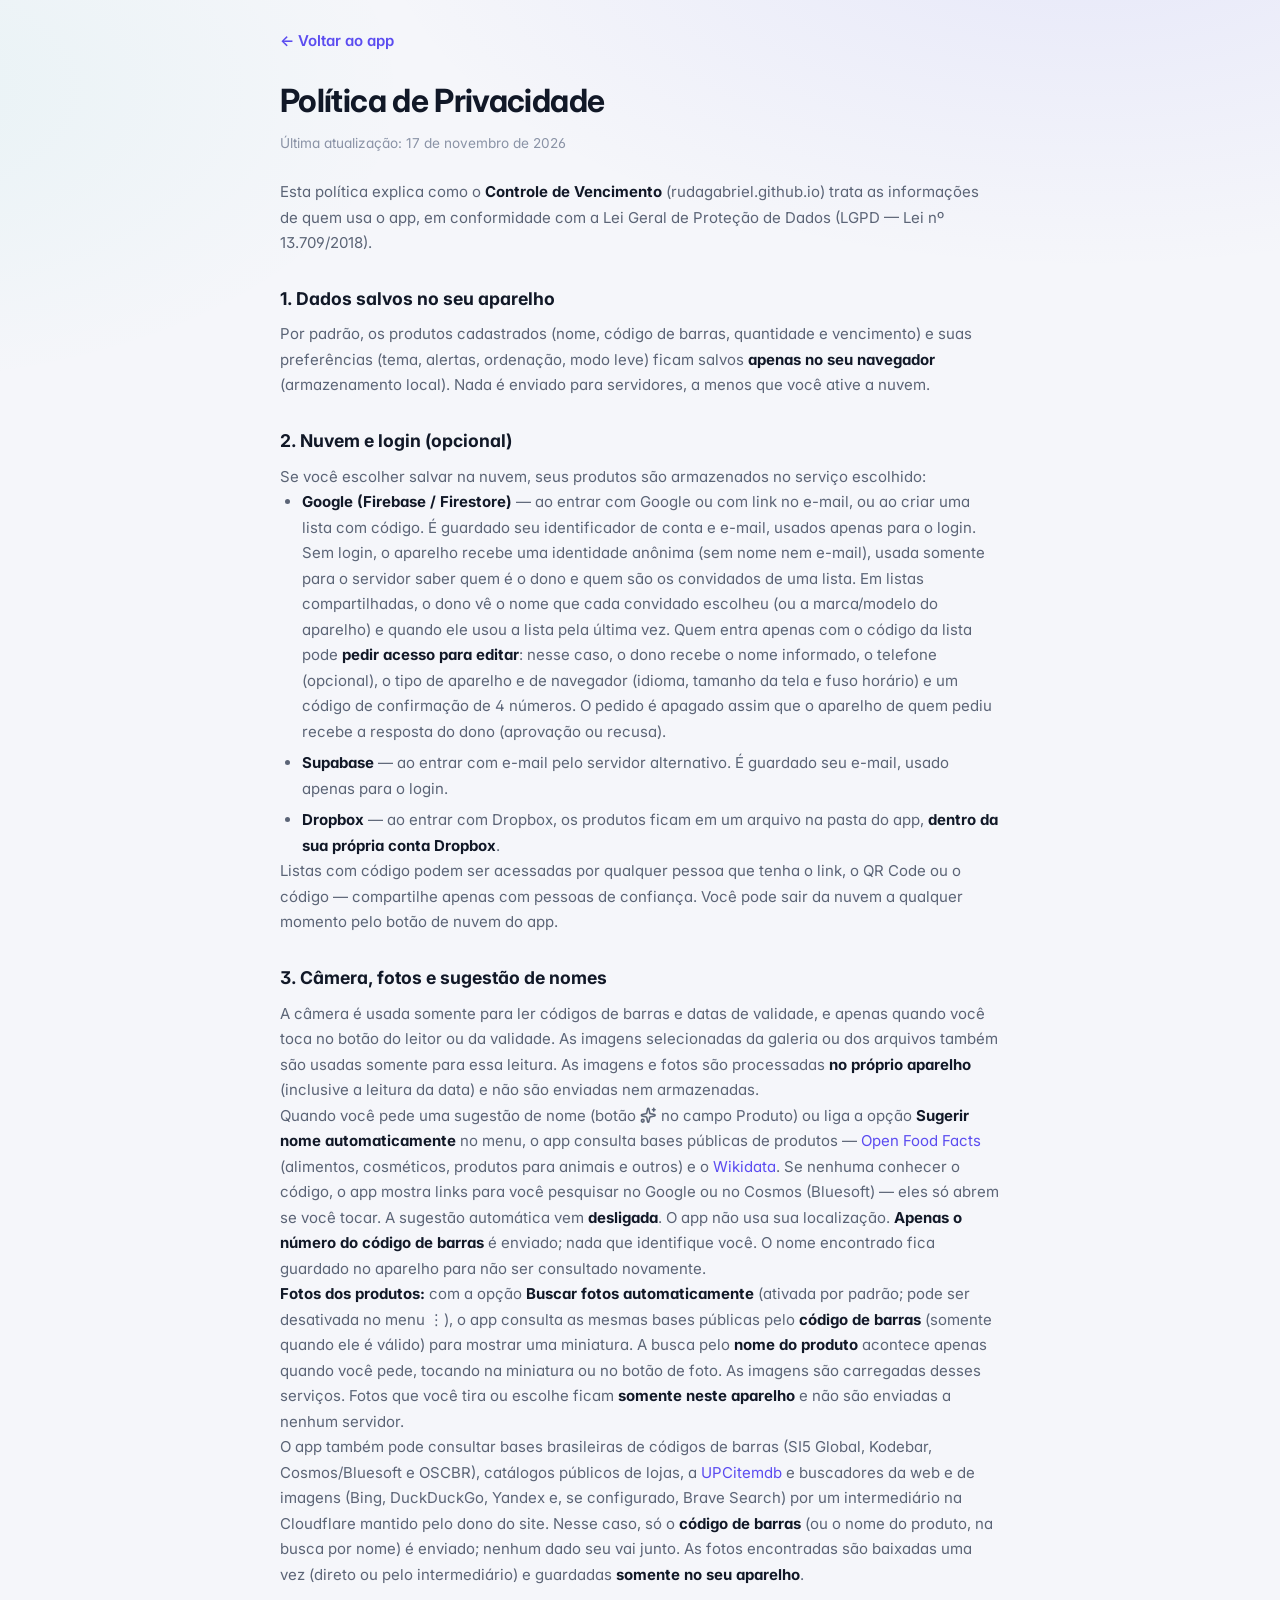
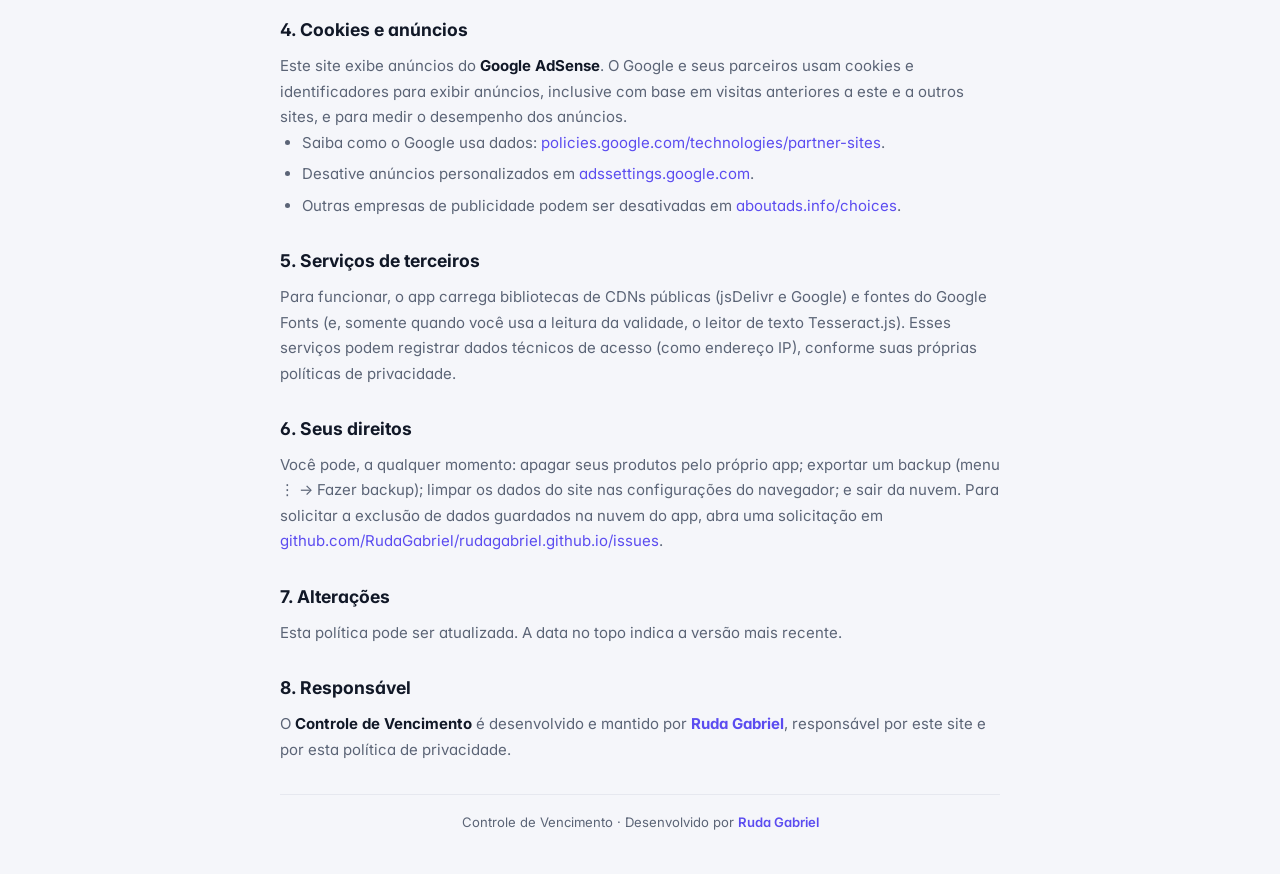
<file: privacidade.html>
<!DOCTYPE html>
<html lang="pt-BR" data-tema="escuro">

<head>
	<meta charset="UTF-8">
	<meta name="viewport" content="width=device-width, initial-scale=1.0, viewport-fit=cover">
	<title>Política de Privacidade — Controle de Vencimento</title>
	<meta name="description" content="Como o Controle de Vencimento trata seus dados, cookies e anúncios.">
	<meta name="author" content="Ruda Gabriel">
	<link rel="icon" href="icones/icone.svg" type="image/svg+xml">
	<link rel="icon" href="icones/favicon-32.png" type="image/png" sizes="32x32">
	<link rel="apple-touch-icon" href="icones/apple-touch-icon.png">
	<script>
		(function () {
			var escuro = true;
			try {
				var salvo = localStorage.getItem("cv2:tema");
				escuro = salvo ? salvo === "escuro" : window.matchMedia("(prefers-color-scheme: dark)").matches;
			} catch (e) { /* mantém escuro */ }
			document.documentElement.setAttribute("data-tema", escuro ? "escuro" : "claro");
		})();
	</script>
	<link rel="preconnect" href="https://fonts.googleapis.com">
	<link rel="preconnect" href="https://fonts.gstatic.com" crossorigin>
	<link href="https://fonts.googleapis.com/css2?family=Inter:wght@400;500;600;700&display=swap" rel="stylesheet">
	<link rel="stylesheet" href="style.css">
	<style>
		.documento {
			width: 100%;
			max-width: 760px;
			margin: 0 auto;
			padding: 28px 20px 40px;
			line-height: 1.7;
		}

		.documento h1 {
			font-size: clamp(1.5rem, 4vw, 2rem);
			letter-spacing: -.02em;
			margin-bottom: 4px;
		}

		.documento .data {
			color: var(--texto-fraco);
			font-size: .85rem;
			margin-bottom: 24px;
		}

		.documento h2 {
			font-size: 1.1rem;
			margin: 28px 0 8px;
		}

		.documento p,
		.documento li {
			color: var(--texto-suave);
		}

		.documento ul {
			padding-left: 22px;
			display: flex;
			flex-direction: column;
			gap: 6px;
		}

		.documento strong {
			color: var(--texto);
		}

		.voltar {
			display: inline-flex;
			align-items: center;
			gap: 8px;
			margin-bottom: 20px;
			font-weight: 600;
		}
	</style>
	<!-- Google AdSense (mesmo editor do index.html e do ads.txt) -->
	<script async src="https://pagead2.googlesyndication.com/pagead/js/adsbygoogle.js?client=ca-pub-2042570332495044" crossorigin="anonymous"></script>
	<meta name="google-adsense-account" content="ca-pub-2042570332495044">
</head>

<body>
	<main class="documento">
		<a class="voltar" href="./">← Voltar ao app</a>
		<h1>Política de Privacidade</h1>
		<p class="data">Última atualização: 17 de novembro de 2026</p>

		<p>Esta política explica como o <strong>Controle de Vencimento</strong> (rudagabriel.github.io) trata as informações de quem usa o app, em conformidade com a Lei Geral de Proteção de Dados (LGPD — Lei nº 13.709/2018).</p>

		<h2>1. Dados salvos no seu aparelho</h2>
		<p>Por padrão, os produtos cadastrados (nome, código de barras, quantidade e vencimento) e suas preferências (tema, alertas, ordenação, modo leve) ficam salvos <strong>apenas no seu navegador</strong> (armazenamento local). Nada é enviado para servidores, a menos que você ative a nuvem.</p>

		<h2>2. Nuvem e login (opcional)</h2>
		<p>Se você escolher salvar na nuvem, seus produtos são armazenados no serviço escolhido:</p>
		<ul>
			<li><strong>Google (Firebase / Firestore)</strong> — ao entrar com Google ou com link no e-mail, ou ao criar uma lista com código. É guardado seu identificador de conta e e-mail, usados apenas para o login. Sem login, o aparelho recebe uma identidade anônima (sem nome nem e-mail), usada somente para o servidor saber quem é o dono e quem são os convidados de uma lista. Em listas compartilhadas, o dono vê o nome que cada convidado escolheu (ou a marca/modelo do aparelho) e quando ele usou a lista pela última vez. Quem entra apenas com o código da lista pode <strong>pedir acesso para editar</strong>: nesse caso, o dono recebe o nome informado, o telefone (opcional), o tipo de aparelho e de navegador (idioma, tamanho da tela e fuso horário) e um código de confirmação de 4 números. O pedido é apagado assim que o aparelho de quem pediu recebe a resposta do dono (aprovação ou recusa).</li>
			<li><strong>Supabase</strong> — ao entrar com e-mail pelo servidor alternativo. É guardado seu e-mail, usado apenas para o login.</li>
			<li><strong>Dropbox</strong> — ao entrar com Dropbox, os produtos ficam em um arquivo na pasta do app, <strong>dentro da sua própria conta Dropbox</strong>.</li>
		</ul>
		<p>Listas com código podem ser acessadas por qualquer pessoa que tenha o link, o QR Code ou o código — compartilhe apenas com pessoas de confiança. Você pode sair da nuvem a qualquer momento pelo botão de nuvem do app.</p>

		<h2>3. Câmera, fotos e sugestão de nomes</h2>
		<p>A câmera é usada somente para ler códigos de barras e datas de validade, e apenas quando você toca no botão do leitor ou da validade. As imagens selecionadas da galeria ou dos arquivos também são usadas somente para essa leitura. As imagens e fotos são processadas <strong>no próprio aparelho</strong> (inclusive a leitura da data) e não são enviadas nem armazenadas.</p>
		<p>Quando você pede uma sugestão de nome (botão <span class="ico-texto" role="img" aria-label="estrelas"><svg xmlns="http://www.w3.org/2000/svg" width="24" height="24" viewBox="0 0 24 24" fill="none" stroke="currentColor" stroke-width="2" stroke-linecap="round" stroke-linejoin="round" aria-hidden="true"><path d="M11.017 2.814a1 1 0 0 1 1.966 0l1.051 5.558a2 2 0 0 0 1.594 1.594l5.558 1.051a1 1 0 0 1 0 1.966l-5.558 1.051a2 2 0 0 0-1.594 1.594l-1.051 5.558a1 1 0 0 1-1.966 0l-1.051-5.558a2 2 0 0 0-1.594-1.594l-5.558-1.051a1 1 0 0 1 0-1.966l5.558-1.051a2 2 0 0 0 1.594-1.594z"/><path d="M20 2v4"/><path d="M22 4h-4"/><circle cx="4" cy="20" r="2"/></svg></span> no campo Produto) ou liga a opção <strong>Sugerir nome automaticamente</strong> no menu, o app consulta bases públicas de produtos — <a href="https://world.openfoodfacts.org/" target="_blank" rel="noopener noreferrer">Open Food Facts</a> (alimentos, cosméticos, produtos para animais e outros) e o <a href="https://www.wikidata.org/" target="_blank" rel="noopener noreferrer">Wikidata</a>. Se nenhuma conhecer o código, o app mostra links para você pesquisar no Google ou no Cosmos (Bluesoft) — eles só abrem se você tocar. A sugestão automática vem <strong>desligada</strong>. O app não usa sua localização. <strong>Apenas o número do código de barras</strong> é enviado; nada que identifique você. O nome encontrado fica guardado no aparelho para não ser consultado novamente.</p>
		<p><strong>Fotos dos produtos:</strong> com a opção <strong>Buscar fotos automaticamente</strong> (ativada por padrão; pode ser desativada no menu ⋮), o app consulta as mesmas bases públicas pelo <strong>código de barras</strong> (somente quando ele é válido) para mostrar uma miniatura. A busca pelo <strong>nome do produto</strong> acontece apenas quando você pede, tocando na miniatura ou no botão de foto. As imagens são carregadas desses serviços. Fotos que você tira ou escolhe ficam <strong>somente neste aparelho</strong> e não são enviadas a nenhum servidor.</p>
		<p>O app também pode consultar bases brasileiras de códigos de barras (SI5 Global, Kodebar, Cosmos/Bluesoft e OSCBR), catálogos públicos de lojas, a <a href="https://www.upcitemdb.com/" target="_blank" rel="noopener noreferrer">UPCitemdb</a> e buscadores da web e de imagens (Bing, DuckDuckGo, Yandex e, se configurado, Brave Search) por um intermediário na Cloudflare mantido pelo dono do site. Nesse caso, só o <strong>código de barras</strong> (ou o nome do produto, na busca por nome) é enviado; nenhum dado seu vai junto. As fotos encontradas são baixadas uma vez (direto ou pelo intermediário) e guardadas <strong>somente no seu aparelho</strong>.</p>

		<h2>4. Cookies e anúncios</h2>
		<p>Este site exibe anúncios do <strong>Google AdSense</strong>. O Google e seus parceiros usam cookies e identificadores para exibir anúncios, inclusive com base em visitas anteriores a este e a outros sites, e para medir o desempenho dos anúncios.</p>
		<ul>
			<li>Saiba como o Google usa dados: <a href="https://policies.google.com/technologies/partner-sites" target="_blank" rel="noopener noreferrer">policies.google.com/technologies/partner-sites</a>.</li>
			<li>Desative anúncios personalizados em <a href="https://adssettings.google.com" target="_blank" rel="noopener noreferrer">adssettings.google.com</a>.</li>
			<li>Outras empresas de publicidade podem ser desativadas em <a href="https://www.aboutads.info/choices" target="_blank" rel="noopener noreferrer">aboutads.info/choices</a>.</li>
		</ul>

		<h2>5. Serviços de terceiros</h2>
		<p>Para funcionar, o app carrega bibliotecas de CDNs públicas (jsDelivr e Google) e fontes do Google Fonts (e, somente quando você usa a leitura da validade, o leitor de texto Tesseract.js). Esses serviços podem registrar dados técnicos de acesso (como endereço IP), conforme suas próprias políticas de privacidade.</p>

		<h2>6. Seus direitos</h2>
		<p>Você pode, a qualquer momento: apagar seus produtos pelo próprio app; exportar um backup (menu ⋮ → Fazer backup); limpar os dados do site nas configurações do navegador; e sair da nuvem. Para solicitar a exclusão de dados guardados na nuvem do app, abra uma solicitação em <a href="https://github.com/RudaGabriel/rudagabriel.github.io/issues" target="_blank" rel="noopener noreferrer">github.com/RudaGabriel/rudagabriel.github.io/issues</a>.</p>

		<h2>7. Alterações</h2>
		<p>Esta política pode ser atualizada. A data no topo indica a versão mais recente.</p>

		<h2>8. Responsável</h2>
		<p>O <strong>Controle de Vencimento</strong> é desenvolvido e mantido por <strong><a href="https://github.com/RudaGabriel" target="_blank" rel="noopener noreferrer author">Ruda Gabriel</a></strong>, responsável por este site e por esta política de privacidade.</p>

		<p class="rodape-autor-pagina">Controle de Vencimento · Desenvolvido por <a href="https://github.com/RudaGabriel" target="_blank" rel="noopener noreferrer author">Ruda Gabriel</a></p>
	</main>
</body>

</html>
</file>
<file: style.css>
/* =========================================================
   Controle de Vencimento — Design System
   ========================================================= */

:root {
	--fonte: "Inter", system-ui, -apple-system, "Segoe UI", Roboto, Arial, sans-serif;
	--fonte-mono: "JetBrains Mono", ui-monospace, SFMono-Regular, Menlo, Consolas, monospace;

	--raio-sm: 8px;
	--raio: 12px;
	--raio-lg: 18px;
	--altura-topo: 64px;
	--transicao: 240ms cubic-bezier(.4, 0, .2, 1);
	/* Largura do conteúdo: acompanha a tela (só limita em monitores muito largos) */
	--largura-pagina: 2200px;
	--margem-pagina: clamp(16px, 2.6vw, 48px);

	/* Tema escuro (padrão) */
	--fundo: #0b0d12;
	--fundo-brilho: radial-gradient(1200px 600px at 85% -10%, rgba(99, 102, 241, .16), transparent 60%),
		radial-gradient(900px 500px at -10% 10%, rgba(20, 184, 166, .08), transparent 60%);
	--superficie: #12151c;
	--superficie-2: #181c25;
	--superficie-3: #1f2430;
	--borda: rgba(255, 255, 255, .07);
	--borda-forte: rgba(255, 255, 255, .13);
	--texto: #e9ebf1;
	--texto-suave: #9aa3b5;
	--texto-fraco: #6b7487;

	--primaria: #7c6cff;
	--primaria-2: #5b8cff;
	--primaria-texto: #ffffff;
	--primaria-suave: rgba(124, 108, 255, .14);
	--foco: rgba(124, 108, 255, .45);

	--perigo: #f26d6d;
	--perigo-fundo: rgba(242, 109, 109, .12);
	--alerta: #f5b544;
	--alerta-fundo: rgba(245, 181, 68, .13);
	--ok: #34d399;
	--ok-fundo: rgba(52, 211, 153, .12);
	--info: #60a5fa;
	--info-fundo: rgba(96, 165, 250, .12);

	--sombra: 0 1px 0 rgba(255, 255, 255, .03) inset, 0 10px 30px -12px rgba(0, 0, 0, .55);
	--sombra-flutuante: 0 24px 60px -20px rgba(0, 0, 0, .75), 0 0 0 1px var(--borda-forte);

	color-scheme: dark;
}

:root[data-tema="claro"] {
	--fundo: #f5f6fa;
	--fundo-brilho: radial-gradient(1200px 600px at 85% -10%, rgba(99, 102, 241, .10), transparent 60%),
		radial-gradient(900px 500px at -10% 10%, rgba(20, 184, 166, .06), transparent 60%);
	--superficie: #ffffff;
	--superficie-2: #f7f8fb;
	--superficie-3: #eef0f5;
	--borda: #e6e8ef;
	--borda-forte: #d6d9e3;
	--texto: #111827;
	--texto-suave: #5b6476;
	--texto-fraco: #8a93a6;

	--primaria: #5b4cf0;
	--primaria-2: #3b6ef5;
	--primaria-suave: rgba(91, 76, 240, .09);
	--foco: rgba(91, 76, 240, .3);

	--perigo: #dc3c3c;
	--perigo-fundo: rgba(220, 60, 60, .09);
	--alerta: #c27a06;
	--alerta-fundo: rgba(234, 160, 20, .13);
	--ok: #0f9a6c;
	--ok-fundo: rgba(16, 163, 113, .1);
	--info: #2f6fd8;
	--info-fundo: rgba(47, 111, 216, .09);

	--sombra: 0 1px 2px rgba(16, 24, 40, .04), 0 8px 24px -12px rgba(16, 24, 40, .12);
	--sombra-flutuante: 0 24px 60px -20px rgba(16, 24, 40, .3), 0 0 0 1px var(--borda);

	color-scheme: light;
}

/* ---------- Base ---------- */
*,
*::before,
*::after {
	box-sizing: border-box;
	margin: 0;
	padding: 0;
}

html {
	-webkit-text-size-adjust: 100%;
	scroll-padding-top: calc(var(--altura-topo) + 16px);
}

body {
	font-family: var(--fonte);
	font-size: 15px;
	line-height: 1.5;
	color: var(--texto);
	background: var(--fundo-brilho), var(--fundo);
	background-attachment: fixed;
	min-height: 100dvh;
	display: flex;
	flex-direction: column;
	-webkit-font-smoothing: antialiased;
	-moz-osx-font-smoothing: grayscale;
	font-feature-settings: "cv11", "ss01";
}

img,
svg {
	display: block;
}

button,
input,
select,
textarea {
	font: inherit;
	color: inherit;
}

a {
	color: var(--primaria);
	text-decoration: none;
}

a:hover {
	text-decoration: underline;
}

code {
	font-family: var(--fonte-mono);
	font-size: .85em;
	background: var(--superficie-3);
	padding: 1px 5px;
	border-radius: 5px;
}

[hidden] {
	display: none !important;
}

.sr-only {
	position: absolute !important;
	width: 1px;
	height: 1px;
	padding: 0;
	margin: -1px;
	overflow: hidden;
	clip: rect(0, 0, 0, 0);
	white-space: nowrap;
	border: 0;
}

.pular {
	position: absolute;
	left: 12px;
	top: -60px;
	z-index: 100;
	background: var(--primaria);
	color: #fff;
	padding: 8px 14px;
	border-radius: var(--raio-sm);
}

.pular:focus {
	top: 12px;
}

:focus-visible {
	outline: 2px solid var(--primaria);
	outline-offset: 2px;
}

* {
	scrollbar-width: thin;
	scrollbar-color: var(--borda-forte) transparent;
}

svg.lucide,
.ico {
	width: 18px;
	height: 18px;
	flex: none;
	stroke-width: 2;
}

/* ---------- Barra superior ---------- */
.topo {
	position: sticky;
	top: 0;
	z-index: 20;
	background: color-mix(in srgb, var(--fundo) 78%, transparent);
	backdrop-filter: saturate(160%) blur(14px);
	-webkit-backdrop-filter: saturate(160%) blur(14px);
	border-bottom: 1px solid var(--borda);
	padding-top: env(safe-area-inset-top);
}

.topo-conteudo {
	max-width: var(--largura-pagina);
	margin: 0 auto;
	height: var(--altura-topo);
	padding: 0 var(--margem-pagina);
	display: flex;
	align-items: center;
	justify-content: space-between;
	gap: 12px;
}

.marca {
	display: flex;
	align-items: center;
	gap: 12px;
	min-width: 0;
}

.marca-icone {
	width: 38px;
	height: 38px;
	border-radius: 11px;
	flex: none;
	display: block;
	box-shadow: 0 6px 18px -8px rgba(91, 76, 240, .7);
}

.marca-texto {
	min-width: 0;
}

.marca h1 {
	font-size: 1.02rem;
	font-weight: 700;
	letter-spacing: -.01em;
	white-space: nowrap;
	overflow: hidden;
	text-overflow: ellipsis;
}

.marca p {
	font-size: .78rem;
	color: var(--texto-suave);
	white-space: nowrap;
	overflow: hidden;
	text-overflow: ellipsis;
}

.topo-acoes {
	display: flex;
	align-items: center;
	gap: 6px;
	flex: none;
}

/* Pílula de sincronização */
.pilula-sync {
	display: inline-flex;
	align-items: center;
	gap: 8px;
	height: 36px;
	padding: 0 14px 0 12px;
	border-radius: 999px;
	border: 1px solid var(--borda-forte);
	background: var(--superficie);
	font-size: .82rem;
	font-weight: 600;
	cursor: pointer;
	transition: border-color var(--transicao), background var(--transicao);
	white-space: nowrap;
	max-width: 260px;
}

.pilula-sync:hover {
	border-color: var(--primaria);
}

.pilula-sync #btnSyncTexto {
	overflow: hidden;
	text-overflow: ellipsis;
}

.pilula-ponto {
	width: 8px;
	height: 8px;
	border-radius: 50%;
	background: var(--texto-fraco);
	flex: none;
	position: relative;
}

.pilula-sync[data-estado="sincronizado"] .pilula-ponto {
	background: var(--ok);
	box-shadow: 0 0 0 3px var(--ok-fundo);
}

.pilula-sync[data-estado="salvando"] .pilula-ponto,
.pilula-sync[data-estado="conectando"] .pilula-ponto {
	background: var(--info);
	animation: pulsar 1s ease-in-out infinite;
}

.pilula-sync[data-estado="offline"] .pilula-ponto {
	background: var(--alerta);
}

.pilula-sync[data-estado="erro"] .pilula-ponto {
	background: var(--perigo);
	box-shadow: 0 0 0 3px var(--perigo-fundo);
}

.pilula-sync[data-estado="local"] .pilula-ponto {
	background: var(--texto-fraco);
}

/* Botões de ícone */
.btn-icone {
	width: 38px;
	height: 38px;
	display: grid;
	place-items: center;
	border-radius: 10px;
	border: 1px solid transparent;
	background: transparent;
	color: var(--texto-suave);
	cursor: pointer;
	transition: background var(--transicao), color var(--transicao), border-color var(--transicao);
	list-style: none;
}

.btn-icone::-webkit-details-marker {
	display: none;
}

.btn-icone:hover {
	background: var(--superficie-3);
	color: var(--texto);
}

/* Menu suspenso */
.menu {
	position: relative;
}

.menu[open] > summary {
	background: var(--superficie-3);
	color: var(--texto);
}

.menu-lista {
	transform-origin: top right;
	position: absolute;
	right: 0;
	top: calc(100% + 8px);
	min-width: 250px;
	/* Celular deitado / janela baixa: o menu não passa da tela (rola por dentro) */
	max-height: calc(100dvh - 72px);
	overflow-y: auto;
	overscroll-behavior: contain;
	padding: 6px;
	border-radius: var(--raio);
	background: var(--superficie);
	box-shadow: var(--sombra-flutuante);
	display: flex;
	flex-direction: column;
	z-index: 30;
	animation: surgir-menu 280ms cubic-bezier(.2, .9, .25, 1.05);
}

.menu-lista a {
	display: flex;
	align-items: center;
	gap: 10px;
	padding: 9px 10px;
	border-radius: var(--raio-sm);
	color: var(--texto);
	font-size: .88rem;
	text-decoration: none;
}

.menu-lista a:hover {
	background: var(--superficie-3);
	text-decoration: none;
}

.menu-lista a svg {
	color: var(--texto-suave);
}

/* Links do rodapé no menu: só no celular (no computador o rodapé aparece) */
.menu-links-rodape {
	display: none;
}

.menu-lista button {
	display: flex;
	align-items: center;
	gap: 10px;
	width: 100%;
	padding: 9px 10px;
	border: 0;
	border-radius: var(--raio-sm);
	background: transparent;
	text-align: left;
	font-size: .88rem;
	cursor: pointer;
}

.menu-lista button svg {
	color: var(--texto-suave);
}

.menu-lista button:hover {
	background: var(--superficie-3);
}

.menu-lista hr {
	border: 0;
	border-top: 1px solid var(--borda);
	margin: 6px 4px;
}

/* ---------- Página ---------- */
.pagina {
	width: 100%;
	max-width: var(--largura-pagina);
	margin: 0 auto;
	/* Embaixo: espaço entre cartões (18px) − espaço acima do texto do rodapé (18px) = 0,
	   para o rodapé ficar à mesma distância que separa um cartão do outro */
	padding: 22px var(--margem-pagina) 0;
	display: flex;
	flex-direction: column;
	gap: 18px;
	flex: 1;
}

/* ---------- Resumo ---------- */
.resumo {
	display: grid;
	grid-template-columns: repeat(5, minmax(0, 1fr));
	gap: 12px;
}

.cartao-resumo {
	--tom: var(--primaria);
	--tom-fundo: var(--primaria-suave);
	display: flex;
	align-items: center;
	gap: 12px;
	padding: 14px 16px;
	border-radius: var(--raio-lg);
	border: 1px solid var(--borda);
	background: var(--superficie);
	box-shadow: var(--sombra);
	cursor: pointer;
	text-align: left;
	transition: border-color var(--transicao), transform var(--transicao), background var(--transicao);
	min-width: 0;
}

.cartao-resumo:hover {
	border-color: var(--borda-forte);
	transform: translateY(-1px);
}

.cartao-resumo.ativo {
	border-color: var(--tom);
	background: linear-gradient(0deg, var(--tom-fundo), var(--tom-fundo)), var(--superficie);
}

.tom-alerta { --tom: var(--alerta); --tom-fundo: var(--alerta-fundo); }
.tom-perigo { --tom: var(--perigo); --tom-fundo: var(--perigo-fundo); }
.tom-info { --tom: var(--info); --tom-fundo: var(--info-fundo); }
.tom-ok { --tom: var(--ok); --tom-fundo: var(--ok-fundo); }

.resumo-icone {
	width: 40px;
	height: 40px;
	border-radius: 12px;
	display: grid;
	place-items: center;
	color: var(--tom);
	background: var(--tom-fundo);
	flex: none;
}

.resumo-info {
	display: flex;
	flex-direction: column;
	min-width: 0;
}

.resumo-info strong {
	font-size: 1.45rem;
	font-weight: 700;
	line-height: 1.1;
	font-variant-numeric: tabular-nums;
	letter-spacing: -.02em;
}

.resumo-info small {
	font-size: .78rem;
	color: var(--texto-suave);
	white-space: nowrap;
	overflow: hidden;
	text-overflow: ellipsis;
}

/* ---------- Cartões ---------- */
.cartao {
	background: var(--superficie);
	border: 1px solid var(--borda);
	border-radius: var(--raio-lg);
	box-shadow: var(--sombra);
	padding: 18px 20px 20px;
}

.cartao-cabecalho {
	display: flex;
	align-items: center;
	justify-content: space-between;
	gap: 12px;
	margin-bottom: 14px;
	flex-wrap: wrap;
}

.cartao h2 {
	display: flex;
	align-items: center;
	gap: 10px;
	font-size: 1rem;
	font-weight: 650;
	letter-spacing: -.01em;
}

.cartao h2 svg {
	color: var(--primaria);
}

.cartao.editando {
	border-color: var(--alerta);
	box-shadow: 0 0 0 3px var(--alerta-fundo), var(--sombra);
}

.cartao.editando h2 svg {
	color: var(--alerta);
}

.aviso-leitura {
	display: inline-flex;
	align-items: center;
	gap: 6px;
	font-size: .8rem;
	color: var(--alerta);
	background: var(--alerta-fundo);
	padding: 4px 10px;
	border-radius: 999px;
}

.aviso-leitura svg {
	width: 14px;
	height: 14px;
}

/* ---------- Formulário ---------- */
.form-produto {
	display: grid;
	grid-template-columns: minmax(170px, 1.1fr) minmax(200px, 1.6fr) minmax(90px, .55fr) minmax(150px, .85fr) auto;
	gap: 12px;
	align-items: end;
}

.campo {
	display: flex;
	flex-direction: column;
	gap: 6px;
	min-width: 0;
}

.campo label {
	font-size: .8rem;
	font-weight: 600;
	color: var(--texto-suave);
}

.opcional {
	font-weight: 400;
	color: var(--texto-fraco);
}

.ajuda {
	font-size: .76rem;
	color: var(--texto-fraco);
	line-height: 1.4;
}

input[type="text"],
input[type="email"],
input[type="number"],
input[type="date"],
input[type="search"],
select,
textarea {
	width: 100%;
	height: 42px;
	padding: 0 12px;
	border-radius: var(--raio-sm);
	border: 1px solid var(--borda-forte);
	background: var(--superficie-2);
	transition: border-color var(--transicao), box-shadow var(--transicao), background var(--transicao);
	outline: none;
	min-width: 0;
}

textarea {
	height: auto;
	padding: 10px 12px;
	font-family: var(--fonte-mono);
	font-size: .8rem;
	line-height: 1.5;
	resize: vertical;
}

input::placeholder,
textarea::placeholder {
	color: var(--texto-fraco);
}

input:hover,
select:hover,
textarea:hover {
	border-color: color-mix(in srgb, var(--primaria) 40%, var(--borda-forte));
}

input:focus,
select:focus,
textarea:focus {
	border-color: var(--primaria);
	box-shadow: 0 0 0 3px var(--foco);
	background: var(--superficie);
}

input[aria-invalid="true"] {
	border-color: var(--perigo);
	box-shadow: 0 0 0 3px var(--perigo-fundo);
}

input:disabled,
select:disabled,
button:disabled {
	opacity: .55;
	cursor: not-allowed;
}

select {
	appearance: none;
	-webkit-appearance: none;
	padding-right: 32px;
	background-image: url("data:image/svg+xml,%3Csvg xmlns='http://www.w3.org/2000/svg' width='16' height='16' viewBox='0 0 24 24' fill='none' stroke='%239aa3b5' stroke-width='2' stroke-linecap='round' stroke-linejoin='round'%3E%3Cpath d='m6 9 6 6 6-6'/%3E%3C/svg%3E");
	background-repeat: no-repeat;
	background-position: right 10px center;
	cursor: pointer;
}

input[type="date"]::-webkit-calendar-picker-indicator {
	cursor: pointer;
	opacity: .7;
}

:root[data-tema="escuro"] input[type="date"]::-webkit-calendar-picker-indicator {
	filter: invert(1);
}

input[type="number"]::-webkit-inner-spin-button {
	opacity: .5;
}

.grupo-entrada {
	display: flex;
	align-items: stretch;
	position: relative;
}

.grupo-entrada input {
	flex: 1 1 auto;
	min-width: 0;
	border-top-right-radius: 0;
	border-bottom-right-radius: 0;
}

.campo-codigo input {
	font-family: var(--fonte-mono);
	font-size: .88rem;
	letter-spacing: .02em;
}

.btn-anexo {
	flex: none;
	width: 46px;
	display: grid;
	place-items: center;
	border: 1px solid var(--borda-forte);
	border-left: 0;
	border-radius: 0 var(--raio-sm) var(--raio-sm) 0;
	background: var(--superficie-3);
	color: var(--texto);
	cursor: pointer;
	transition: background var(--transicao), color var(--transicao);
}

/* Realce de "passar o mouse" só em quem tem mouse (no celular ele ficava preso depois do toque) */
@media (hover: hover) {
	.btn-anexo:hover:not(:disabled) {
		background: var(--primaria);
		color: #fff;
	}
}

.btn-anexo:active:not(:disabled) {
	background: color-mix(in srgb, var(--primaria) 25%, var(--superficie-3));
}

.form-acoes {
	display: flex;
	gap: 8px;
}

/* ---------- Botões ---------- */
.btn {
	display: inline-flex;
	align-items: center;
	justify-content: center;
	gap: 8px;
	height: 42px;
	padding: 0 18px;
	border-radius: var(--raio-sm);
	border: 1px solid transparent;
	font-weight: 600;
	font-size: .9rem;
	cursor: pointer;
	white-space: nowrap;
	transition: transform var(--transicao), filter var(--transicao), background var(--transicao), border-color var(--transicao), box-shadow var(--transicao);
	user-select: none;
}

.btn:active:not(:disabled) {
	transform: translateY(1px);
}

.btn-primario {
	color: var(--primaria-texto);
	background: linear-gradient(135deg, var(--primaria), var(--primaria-2));
	box-shadow: 0 8px 20px -10px var(--primaria);
}

.btn-primario:hover:not(:disabled) {
	filter: brightness(1.08);
}

.btn-secundario {
	background: var(--primaria-suave);
	color: var(--primaria);
	border-color: color-mix(in srgb, var(--primaria) 30%, transparent);
}

.btn-secundario:hover {
	background: color-mix(in srgb, var(--primaria) 20%, transparent);
}

.btn-fantasma {
	background: transparent;
	color: var(--texto);
	border-color: var(--borda-forte);
}

.btn-fantasma:hover {
	background: var(--superficie-3);
}

.btn-perigo {
	color: #fff;
	background: linear-gradient(135deg, #ef4444, #dc2626);
	box-shadow: 0 8px 20px -10px #ef4444;
}

.btn-perigo:hover {
	filter: brightness(1.08);
}

.btn-perigo-suave {
	background: var(--perigo-fundo);
	color: var(--perigo);
	border-color: color-mix(in srgb, var(--perigo) 30%, transparent);
}

.btn-perigo-suave:hover {
	background: color-mix(in srgb, var(--perigo) 20%, transparent);
}

.btn-pequeno {
	height: 34px;
	padding: 0 12px;
	font-size: .82rem;
}

.btn-bloco {
	width: 100%;
}

#btnSalvar.modo-edicao {
	background: linear-gradient(135deg, #f59e0b, #f97316);
	box-shadow: 0 8px 20px -10px #f59e0b;
	color: #1b1200;
}

/* ---------- Barra da lista ---------- */
.cartao-lista {
	padding: 0;
	overflow: clip;
}

.barra-lista {
	display: flex;
	align-items: center;
	gap: 12px;
	padding: 14px 16px;
	border-bottom: 1px solid var(--borda);
	flex-wrap: wrap;
}

.busca {
	position: relative;
	flex: 1 1 260px;
	min-width: 0;
}

.busca svg {
	position: absolute;
	left: 12px;
	top: 50%;
	transform: translateY(-50%);
	color: var(--texto-fraco);
	pointer-events: none;
}

.busca input {
	padding-left: 38px;
}

.config-alerta {
	display: flex;
	align-items: center;
	gap: 8px;
	font-size: .82rem;
	color: var(--texto-suave);
	white-space: nowrap;
}

.config-alerta svg {
	color: var(--alerta);
}

.config-alerta input {
	width: 72px;
	height: 38px;
	text-align: center;
	padding: 0 6px;
}

.config-alerta select {
	width: auto;
	height: 38px;
}

.ordenar {
	position: relative;
	display: flex;
	align-items: center;
}

.ordenar svg {
	position: absolute;
	left: 11px;
	color: var(--texto-fraco);
	pointer-events: none;
	width: 16px;
	height: 16px;
}

.ordenar select {
	height: 38px;
	padding-left: 34px;
	width: auto;
}

/* ---------- Tabela ---------- */
.tabela-envoltorio {
	position: relative;
}

.tabela {
	width: 100%;
	border-collapse: separate;
	border-spacing: 0;
	font-size: .9rem;
}

.tabela thead th {
	position: sticky;
	top: calc(var(--altura-topo) + env(safe-area-inset-top));
	z-index: 2;
	background: var(--superficie-2);
	color: var(--texto-suave);
	font-size: .72rem;
	font-weight: 600;
	text-transform: uppercase;
	letter-spacing: .06em;
	text-align: left;
	padding: 10px 16px;
	border-bottom: 1px solid var(--borda);
	white-space: nowrap;
}

.tabela td {
	padding: 12px 16px;
	border-bottom: 1px solid var(--borda);
	vertical-align: middle;
}

.tabela tbody tr:last-child td {
	border-bottom: 0;
}

.tabela tbody tr {
	transition: background var(--transicao);
}

.tabela tbody tr:hover {
	background: var(--superficie-2);
}

.tabela .num {
	text-align: right;
	font-variant-numeric: tabular-nums;
}

.col-acoes {
	width: 1%;
}

.celula-nome {
	font-weight: 600;
	word-break: break-word;
}

.celula-codigo {
	font-family: var(--fonte-mono);
	font-size: .8rem;
	color: var(--texto-suave);
	word-break: break-all;
	cursor: copy;
}

@media (min-width: 861px) {
	.celula-codigo {
		white-space: nowrap;
		word-break: normal;
	}
}

.celula-codigo .sem-codigo {
	color: var(--texto-fraco);
	font-family: var(--fonte);
	cursor: default;
}

.celula-qtd {
	font-weight: 600;
	font-variant-numeric: tabular-nums;
}

.celula-data {
	font-variant-numeric: tabular-nums;
	white-space: nowrap;
}

.tabela tr.estado-vencido .celula-nome,
.tabela tr.estado-vencido .celula-data {
	text-decoration: line-through;
	text-decoration-color: color-mix(in srgb, var(--perigo) 70%, transparent);
	color: var(--texto-suave);
}

.tabela tr.estado-alerta td:first-child {
	box-shadow: inset 3px 0 0 var(--alerta);
}

.tabela tr.estado-vencido td:first-child {
	box-shadow: inset 3px 0 0 var(--perigo);
}

.tabela tr.em-edicao {
	background: var(--alerta-fundo) !important;
}

/* Selo de situação */
.selo {
	display: inline-flex;
	align-items: center;
	gap: 6px;
	padding: 3px 10px 3px 8px;
	border-radius: 999px;
	font-size: .76rem;
	font-weight: 600;
	white-space: nowrap;
}

.selo::before {
	content: "";
	width: 6px;
	height: 6px;
	border-radius: 50%;
	background: currentColor;
}

.selo-ok {
	color: var(--ok);
	background: var(--ok-fundo);
}

.selo-alerta {
	color: var(--alerta);
	background: var(--alerta-fundo);
}

.selo-alerta::before {
	animation: pulsar 1.4s ease-in-out infinite;
}

.selo-vencido {
	color: var(--perigo);
	background: var(--perigo-fundo);
}

.selo-silenciado {
	display: inline-grid;
	place-items: center;
	margin-left: 6px;
	color: var(--texto-fraco);
	vertical-align: middle;
}

.selo-silenciado svg {
	width: 14px;
	height: 14px;
}

/* Ações da linha */
.acoes-linha {
	display: flex;
	gap: 2px;
	justify-content: flex-end;
}

.acao {
	width: 34px;
	height: 34px;
	display: grid;
	place-items: center;
	border: 0;
	border-radius: 9px;
	background: transparent;
	color: var(--texto-suave);
	cursor: pointer;
	transition: background var(--transicao), color var(--transicao);
}

.acao svg {
	width: 17px;
	height: 17px;
}

.acao:hover {
	background: var(--superficie-3);
	color: var(--texto);
}

.acao-remover:hover {
	background: var(--perigo-fundo);
	color: var(--perigo);
}

.acao-ativa {
	color: var(--alerta);
	background: var(--alerta-fundo);
}

.tabela.sem-linhas thead {
	display: none;
}

/* Estado vazio */
.vazio {
	display: flex;
	flex-direction: column;
	align-items: center;
	text-align: center;
	gap: 6px;
	padding: 48px 20px 52px;
	color: var(--texto-suave);
}

.vazio-icone {
	width: 56px;
	height: 56px;
	border-radius: 16px;
	display: grid;
	place-items: center;
	background: var(--superficie-3);
	color: var(--texto-fraco);
	margin-bottom: 8px;
}

.vazio-icone svg {
	width: 26px;
	height: 26px;
}

.vazio strong {
	color: var(--texto);
	font-size: 1rem;
}

.vazio p {
	font-size: .88rem;
	max-width: 380px;
}

.rodape-lista {
	padding: 10px 16px;
	font-size: .78rem;
	color: var(--texto-fraco);
	border-top: 1px solid var(--borda);
	background: var(--superficie-2);
}

.rodape-lista:empty {
	display: none;
}

/* ---------- Anúncio ---------- */
.anuncio {
	display: flex;
	flex-direction: column;
	gap: 6px;
	padding: 10px 12px 12px;
	border-radius: var(--raio-lg);
	border: 1px dashed var(--borda-forte);
	background: var(--superficie);
	min-height: 120px;
	overflow: hidden;
}

.anuncio-rotulo {
	font-size: .68rem;
	font-weight: 600;
	letter-spacing: .08em;
	text-transform: uppercase;
	color: var(--texto-fraco);
}

.anuncio ins.adsbygoogle {
	width: 100%;
}

/* ---------- Rodapé ---------- */
.rodape {
	display: flex;
	flex-wrap: wrap;
	justify-content: center;
	gap: 4px 8px;
	text-align: center;
	padding: 18px 20px calc(22px + env(safe-area-inset-bottom));
	font-size: .78rem;
	color: var(--texto-fraco);
}

/* ---------- Diálogos ---------- */
.dialogo {
	margin: auto;
	width: min(560px, calc(100vw - 24px));
	max-height: calc(100dvh - 24px);
	border: 0;
	border-radius: var(--raio-lg);
	background: var(--superficie);
	color: var(--texto);
	box-shadow: var(--sombra-flutuante);
	padding: 0;
	overflow: auto;
	overscroll-behavior: contain;
}

/* Abrir e fechar suaves (navegadores sem suporte simplesmente abrem/fecham na hora) */
.dialogo {
	--dlg-de: translateY(28px) scale(.92);
	opacity: 0;
	transform: var(--dlg-de);
	transition:
		opacity 300ms ease,
		transform 420ms cubic-bezier(.2, .9, .25, 1.05),
		overlay 420ms allow-discrete,
		display 420ms allow-discrete;
}

.dialogo[open] {
	opacity: 1;
	transform: none;
}

@starting-style {
	.dialogo[open] {
		opacity: 0;
		transform: var(--dlg-de);
	}
}

.dialogo::backdrop {
	background: rgba(5, 7, 12, .62);
	backdrop-filter: blur(4px);
	-webkit-backdrop-filter: blur(4px);
	opacity: 0;
	transition: opacity 360ms ease, overlay 420ms allow-discrete, display 420ms allow-discrete;
}

.dialogo[open]::backdrop {
	opacity: 1;
}

@starting-style {
	.dialogo[open]::backdrop {
		opacity: 0;
	}
}

.dialogo-cabecalho {
	position: sticky;
	top: 0;
	z-index: 2;
	display: flex;
	align-items: center;
	justify-content: space-between;
	gap: 12px;
	padding: 14px 14px 14px 20px;
	background: var(--superficie);
	border-bottom: 1px solid var(--borda);
}

.dialogo-cabecalho h2 {
	display: flex;
	align-items: center;
	gap: 10px;
	font-size: 1rem;
	font-weight: 650;
}

.dialogo-cabecalho h2 svg {
	color: var(--primaria);
}

.dialogo-corpo {
	padding: 18px 20px 20px;
	display: flex;
	flex-direction: column;
	gap: 16px;
}

.dialogo-acoes {
	display: flex;
	justify-content: flex-end;
	gap: 8px;
	flex-wrap: wrap;
	padding-top: 4px;
}

#syncConectado .dialogo-acoes {
	justify-content: space-between;
}

.intro {
	color: var(--texto-suave);
	font-size: .9rem;
}

.intro strong {
	color: var(--texto);
}

.passos {
	list-style: none;
	display: flex;
	flex-direction: column;
	gap: 8px;
	font-size: .88rem;
}

.passos li {
	display: flex;
	align-items: flex-start;
	gap: 10px;
}

.passos li > span {
	width: 22px;
	height: 22px;
	border-radius: 50%;
	display: grid;
	place-items: center;
	flex: none;
	font-size: .75rem;
	font-weight: 700;
	color: var(--primaria);
	background: var(--primaria-suave);
}

/* Status da sincronização */
.status-sync {
	display: flex;
	align-items: center;
	gap: 12px;
	padding: 14px;
	border-radius: var(--raio);
	background: var(--ok-fundo);
	border: 1px solid color-mix(in srgb, var(--ok) 30%, transparent);
}

.status-sync[data-estado="erro"] {
	background: var(--perigo-fundo);
	border-color: color-mix(in srgb, var(--perigo) 30%, transparent);
}

.status-sync[data-estado="offline"],
.status-sync[data-estado="conectando"],
.status-sync[data-estado="salvando"] {
	background: var(--info-fundo);
	border-color: color-mix(in srgb, var(--info) 30%, transparent);
}

.status-icone {
	width: 40px;
	height: 40px;
	border-radius: 12px;
	display: grid;
	place-items: center;
	background: var(--superficie);
	color: var(--ok);
	flex: none;
}

.status-sync[data-estado="erro"] .status-icone {
	color: var(--perigo);
}

.status-sync strong {
	font-size: .95rem;
}

.status-sync p {
	font-size: .82rem;
	color: var(--texto-suave);
	word-break: break-word;
}

/* Interruptor */
.interruptor {
	display: flex;
	align-items: flex-start;
	gap: 12px;
	cursor: pointer;
	padding: 12px 14px;
	border-radius: var(--raio);
	border: 1px solid var(--borda);
}

.interruptor input {
	position: absolute;
	opacity: 0;
	pointer-events: none;
}

.interruptor-trilho {
	width: 40px;
	height: 24px;
	border-radius: 999px;
	background: var(--superficie-3);
	border: 1px solid var(--borda-forte);
	position: relative;
	flex: none;
	transition: background var(--transicao);
	margin-top: 1px;
}

.interruptor-trilho span {
	position: absolute;
	top: 2px;
	left: 2px;
	width: 18px;
	height: 18px;
	border-radius: 50%;
	background: #fff;
	box-shadow: 0 1px 3px rgba(0, 0, 0, .35);
	transition: transform var(--transicao);
}

.interruptor input:checked + .interruptor-trilho {
	background: var(--primaria);
	border-color: var(--primaria);
}

.interruptor input:checked + .interruptor-trilho span {
	transform: translateX(16px);
}

.interruptor input:focus-visible + .interruptor-trilho {
	outline: 2px solid var(--primaria);
	outline-offset: 2px;
}

.interruptor-texto {
	display: flex;
	flex-direction: column;
	font-size: .88rem;
}

.interruptor-texto small {
	color: var(--texto-suave);
	font-size: .78rem;
}

/* Convidados (diálogo do dono) */
.lista-convidados {
	list-style: none;
	margin: 0;
	padding: 0;
	display: flex;
	flex-direction: column;
	gap: 8px;
}

.convidado {
	display: flex;
	align-items: center;
	gap: 8px;
	padding: 10px 12px;
	border-radius: var(--raio);
	border: 1px solid var(--borda);
	background: var(--superficie);
}

.convidado.selecionado {
	border-color: var(--primaria);
	box-shadow: 0 0 0 1px var(--primaria) inset;
}

.convidado-info {
	display: flex;
	flex-direction: column;
	flex: 1;
	min-width: 0;
	font-size: .86rem;
}

.convidado-info strong {
	overflow: hidden;
	text-overflow: ellipsis;
	white-space: nowrap;
}

.convidado-info small {
	color: var(--texto-suave);
	font-size: .76rem;
}

.codigo-convidado {
	font-family: var(--fonte-mono);
	letter-spacing: .03em;
}

/* O código de convite (lista + convidado) é longo: quebra em qualquer ponto no celular */
.convite-completo .codigo-convidado {
	overflow-wrap: anywhere;
	word-break: break-all;
	color: var(--texto);
}

.convidado-vazio {
	font-size: .82rem;
	color: var(--texto-suave);
	padding: 4px 2px;
}

.mini-interruptor {
	display: inline-flex;
	cursor: pointer;
	flex: none;
}

.mini-interruptor input {
	position: absolute;
	opacity: 0;
	pointer-events: none;
}

.mini-interruptor input:checked + .interruptor-trilho {
	background: var(--primaria);
	border-color: var(--primaria);
}

.mini-interruptor input:checked + .interruptor-trilho span {
	transform: translateX(16px);
}

.mini-interruptor input:focus-visible + .interruptor-trilho {
	outline: 2px solid var(--primaria);
	outline-offset: 2px;
}

/* Convidado: a permissão é definida pelo dono da lista */
.interruptor.bloqueado {
	cursor: not-allowed;
	background: var(--superficie-2, transparent);
}

.interruptor.bloqueado .interruptor-trilho {
	opacity: .5;
}

/* Compartilhar */
.compartilhar {
	display: flex;
	flex-direction: column;
	gap: 12px;
	padding: 14px;
	border-radius: var(--raio);
	border: 1px solid var(--borda);
	background: var(--superficie-2);
}

.compartilhar h3 {
	display: flex;
	align-items: center;
	gap: 8px;
	font-size: .9rem;
	font-weight: 650;
}

.compartilhar h3 svg {
	color: var(--primaria);
}

.segmentado {
	display: inline-flex;
	padding: 3px;
	border-radius: 10px;
	background: var(--superficie-3);
	align-self: flex-start;
}

.segmentado label {
	cursor: pointer;
}

.segmentado input {
	position: absolute;
	opacity: 0;
	pointer-events: none;
}

.segmentado span {
	display: block;
	padding: 6px 14px;
	border-radius: 8px;
	font-size: .82rem;
	font-weight: 600;
	color: var(--texto-suave);
	transition: background var(--transicao), color var(--transicao);
}

.segmentado input:checked + span {
	background: var(--superficie);
	color: var(--texto);
	box-shadow: 0 1px 3px rgba(0, 0, 0, .2);
}

.segmentado input:focus-visible + span {
	outline: 2px solid var(--primaria);
}

.compartilhar-grade {
	display: grid;
	grid-template-columns: 150px 1fr;
	gap: 14px;
	align-items: start;
}

.qr {
	width: 150px;
	height: 150px;
	border-radius: var(--raio);
	background: #fff;
	padding: 8px;
	display: grid;
	place-items: center;
	color: #111;
	font-size: .75rem;
	text-align: center;
}

.qr svg {
	width: 100%;
	height: 100%;
}

.compartilhar-link {
	display: flex;
	flex-direction: column;
	gap: 10px;
	min-width: 0;
	font-size: .84rem;
	color: var(--texto-suave);
}

.compartilhar-link input {
	font-family: var(--fonte-mono);
	font-size: .74rem;
}

/* Modo fácil (nuvem do app) */
.sync-facil {
	display: flex;
	flex-direction: column;
	gap: 16px;
}

.opcao-grande {
	display: flex;
	align-items: center;
	gap: 14px;
	width: 100%;
	padding: 16px;
	border-radius: var(--raio);
	border: 1px solid color-mix(in srgb, var(--primaria) 45%, transparent);
	background: linear-gradient(135deg, color-mix(in srgb, var(--primaria) 16%, transparent), color-mix(in srgb, var(--primaria-2) 10%, transparent)), var(--superficie);
	text-align: left;
	cursor: pointer;
	transition: transform var(--transicao), border-color var(--transicao), box-shadow var(--transicao);
}

.opcao-grande:hover:not(:disabled) {
	border-color: var(--primaria);
	box-shadow: 0 10px 28px -14px var(--primaria);
	transform: translateY(-1px);
}

.opcao-grande > svg:last-child {
	color: var(--texto-suave);
	margin-left: auto;
}

.opcao-icone {
	width: 44px;
	height: 44px;
	border-radius: 12px;
	display: grid;
	place-items: center;
	flex: none;
	color: #fff;
	background: linear-gradient(135deg, var(--primaria), var(--primaria-2));
	box-shadow: 0 8px 20px -10px var(--primaria);
}

.opcao-icone svg {
	width: 22px;
	height: 22px;
}

.opcao-texto {
	display: flex;
	flex-direction: column;
	min-width: 0;
}

.opcao-texto strong {
	font-size: 1rem;
}

.opcao-texto small {
	font-size: .82rem;
	color: var(--texto-suave);
}

.separador {
	display: flex;
	align-items: center;
	gap: 10px;
	font-size: .78rem;
	color: var(--texto-fraco);
}

.separador::before,
.separador::after {
	content: "";
	flex: 1;
	height: 1px;
	background: var(--borda);
}

.entrada-codigo {
	font-family: var(--fonte-mono);
	letter-spacing: .06em;
	text-transform: uppercase;
}

.entrada-codigo::placeholder {
	text-transform: none;
}

.btn-anexo-texto {
	width: auto;
	padding: 0 16px;
	font-weight: 600;
	font-size: .88rem;
}

/* Botões de login */
.rotulo-opcoes {
	font-size: .8rem;
	font-weight: 600;
	color: var(--texto-suave);
	text-transform: uppercase;
	letter-spacing: .06em;
}

.botoes-login {
	display: flex;
	flex-direction: column;
	gap: 10px;
}

.btn-login {
	display: flex;
	align-items: center;
	justify-content: center;
	gap: 12px;
	width: 100%;
	height: 50px;
	padding: 0 16px;
	border-radius: var(--raio);
	border: 1px solid var(--borda-forte);
	background: var(--superficie);
	color: var(--texto);
	font-weight: 600;
	font-size: .95rem;
	cursor: pointer;
	transition: border-color var(--transicao), background var(--transicao), transform var(--transicao);
}

.btn-login:hover:not(:disabled) {
	border-color: var(--primaria);
	background: var(--superficie-2);
}

.btn-login:active:not(:disabled) {
	transform: translateY(1px);
}

.btn-login svg {
	width: 22px;
	height: 22px;
	flex: none;
}

.btn-login > svg.lucide {
	color: var(--primaria);
}

.bloco-email {
	display: flex;
	flex-direction: column;
	gap: 10px;
}

.caixa-email {
	display: flex;
	flex-direction: column;
	gap: 12px;
	padding: 14px;
	border-radius: var(--raio);
	border: 1px solid color-mix(in srgb, var(--primaria) 40%, transparent);
	background: var(--primaria-suave);
}

.caixa-email input[type="email"] {
	font-size: .95rem;
}

.aviso-ok {
	display: flex;
	align-items: flex-start;
	gap: 10px;
	padding: 12px;
	border-radius: var(--raio-sm);
	background: var(--ok-fundo);
	border: 1px solid color-mix(in srgb, var(--ok) 35%, transparent);
	font-size: .84rem;
	color: var(--texto-suave);
}

.aviso-ok svg {
	color: var(--ok);
	margin-top: 1px;
}

.aviso-ok b {
	color: var(--texto);
}

#emailEnviadoPara {
	word-break: break-all;
}

.link-botao {
	align-self: flex-start;
	border: 0;
	background: none;
	color: var(--primaria);
	font-size: .8rem;
	font-weight: 600;
	cursor: pointer;
	padding: 2px 0;
}

.link-botao:hover {
	text-decoration: underline;
}

.opcao-secundaria {
	border-color: var(--borda-forte);
	background: var(--superficie-2);
}

.opcao-secundaria .opcao-icone {
	color: var(--primaria);
	background: var(--primaria-suave);
	box-shadow: none;
}

.aviso-caixa {
	display: flex;
	flex-direction: column;
	gap: 6px;
	padding: 14px;
	border-radius: var(--raio);
	background: var(--alerta-fundo);
	border: 1px solid color-mix(in srgb, var(--alerta) 35%, transparent);
	font-size: .86rem;
	color: var(--texto-suave);
}

.aviso-caixa strong {
	display: flex;
	align-items: center;
	gap: 8px;
	color: var(--alerta);
	font-size: .92rem;
}

.conta-linha {
	display: flex;
	align-items: center;
	gap: 8px;
	font-size: .86rem;
	color: var(--texto-suave);
}

.conta-linha svg {
	color: var(--primaria);
}

.conta-linha b {
	color: var(--texto);
	word-break: break-all;
}

/* Código da lista (conectado) */
.caixa-codigo {
	display: flex;
	flex-direction: column;
	gap: 4px;
	padding: 14px;
	border-radius: var(--raio);
	border: 1px dashed color-mix(in srgb, var(--primaria) 55%, transparent);
	background: var(--primaria-suave);
}

.caixa-codigo > small:first-child {
	font-size: .76rem;
	font-weight: 600;
	color: var(--texto-suave);
	text-transform: uppercase;
	letter-spacing: .06em;
}

.caixa-codigo-linha {
	display: flex;
	align-items: center;
	justify-content: space-between;
	gap: 8px;
}

.codigo-lista {
	font-family: var(--fonte-mono);
	font-size: clamp(1rem, 4.4vw, 1.3rem);
	letter-spacing: .06em;
	color: var(--texto);
	word-break: break-all;
}

/* Leitor de código */
.dialogo-leitor {
	width: min(560px, calc(100vw - 24px));
}

.leitor-area {
	position: relative;
	background: #000;
	aspect-ratio: 4 / 3;
	overflow: hidden;
	touch-action: manipulation;
}

#leitorVideo {
	position: absolute;
	inset: 0;
	width: 100%;
	height: 100%;
	object-fit: cover;
	background: #000;
}

.leitor-mira {
	position: absolute;
	left: 7%;
	right: 7%;
	top: 31%;
	bottom: 31%;
	border-radius: 14px;
	box-shadow: 0 0 0 9999px rgba(0, 0, 0, .42);
	border: 2px solid rgba(255, 255, 255, .92);
	pointer-events: none;
	transition: border-color .15s ease, box-shadow .15s ease;
}

.leitor-laser {
	position: absolute;
	left: 10px;
	right: 10px;
	top: 50%;
	height: 2px;
	border-radius: 2px;
	background: #ff4d4d;
	box-shadow: 0 0 12px #ff4d4d;
	animation: varrer 1.6s ease-in-out infinite;
}

.leitor-area.lido .leitor-mira {
	border-color: #22c55e;
	box-shadow: 0 0 0 9999px rgba(0, 0, 0, .42), 0 0 0 4px rgba(34, 197, 94, .45);
}

.leitor-area.lido .leitor-laser {
	background: #22c55e;
	box-shadow: 0 0 12px #22c55e;
	animation: none;
}

.leitor-status {
	position: absolute;
	left: 50%;
	top: 12px;
	transform: translateX(-50%);
	padding: 6px 12px;
	border-radius: 999px;
	background: rgba(0, 0, 0, .65);
	color: #fff;
	font-size: .8rem;
	white-space: nowrap;
	max-width: calc(100% - 24px);
	overflow: hidden;
	text-overflow: ellipsis;
	pointer-events: none;
}

.leitor-controles {
	position: absolute;
	right: 12px;
	bottom: 12px;
	display: flex;
	flex-direction: column-reverse; /* empilhados na lateral: sobra espaço para o zoom */
	gap: 10px;
	z-index: 2;
}

.btn-redondo {
	width: 48px;
	height: 48px;
	border-radius: 50%;
	display: grid;
	place-items: center;
	border: 1px solid rgba(255, 255, 255, .25);
	background: rgba(0, 0, 0, .55);
	color: #fff;
	cursor: pointer;
	backdrop-filter: blur(6px);
	-webkit-backdrop-filter: blur(6px);
	transition: background var(--transicao), color var(--transicao), transform var(--transicao);
}

.btn-redondo:active {
	transform: scale(.94);
}

.btn-redondo svg {
	width: 22px;
	height: 22px;
}

.btn-redondo[aria-pressed="true"] {
	background: #facc15;
	border-color: #facc15;
	color: #1a1400;
	box-shadow: 0 0 18px rgba(250, 204, 21, .55);
}

.btn-redondo.indisponivel {
	opacity: .5;
}

#btnFoco[aria-pressed="true"],
#btnFocoValidade[aria-pressed="true"] {
	background: var(--primaria);
	border-color: var(--primaria);
	color: #fff;
	box-shadow: 0 0 16px rgba(124, 92, 255, .5);
}

/* ---------- Foco (painel e toque na imagem) ---------- */
.foco-painel {
	position: absolute;
	right: 70px;
	bottom: 12px;
	z-index: 3;
	width: min(270px, calc(100% - 94px));
	max-height: calc(100% - 24px);
	overflow-y: auto;
	padding: 12px;
	border-radius: 16px;
	background: rgba(12, 14, 22, .86);
	border: 1px solid rgba(255, 255, 255, .16);
	color: #fff;
	backdrop-filter: blur(10px);
	-webkit-backdrop-filter: blur(10px);
	box-shadow: 0 10px 30px rgba(0, 0, 0, .45);
	animation: focoEntrar .18s ease-out;
}

.foco-painel[hidden] {
	display: none;
}

@keyframes focoEntrar {
	from { opacity: 0; transform: translateY(6px) scale(.98); }
	to { opacity: 1; transform: none; }
}

.foco-titulo {
	margin: 0 0 8px;
	font-size: .78rem;
	font-weight: 700;
	letter-spacing: .04em;
	text-transform: uppercase;
	opacity: .75;
}

.foco-modos {
	display: flex;
	flex-wrap: wrap;
	gap: 6px;
}

.foco-modo {
	flex: 1 1 auto;
	min-height: 38px;
	padding: 8px 10px;
	border-radius: 999px;
	border: 1px solid rgba(255, 255, 255, .22);
	background: rgba(255, 255, 255, .08);
	color: #fff;
	font: inherit;
	font-size: .85rem;
	font-weight: 600;
	cursor: pointer;
	transition: background var(--transicao), border-color var(--transicao), transform 120ms ease;
}

.foco-modo:active {
	transform: scale(.96);
}

.foco-modo[aria-checked="true"] {
	background: var(--primaria);
	border-color: var(--primaria);
}

.foco-modo:disabled {
	opacity: .6;
}

.foco-ajuste {
	display: flex;
	align-items: center;
	gap: 8px;
	margin-top: 10px;
	font-size: .75rem;
	opacity: .9;
}

.foco-ajuste input {
	flex: 1;
	min-width: 0;
	accent-color: var(--primaria);
}

.foco-dica {
	margin: 10px 0 0;
	font-size: .75rem;
	opacity: .75;
}

.foco-anel {
	position: absolute;
	z-index: 2;
	width: 64px;
	height: 64px;
	margin: -32px 0 0 -32px;
	border: 2px solid #facc15;
	border-radius: 12px;
	pointer-events: none;
	animation: focoAnel .9s ease-out forwards;
}

.foco-anel.sem-suporte {
	border-color: rgba(255, 255, 255, .7);
}

@keyframes focoAnel {
	0% { opacity: 0; transform: scale(1.5); }
	25% { opacity: 1; transform: scale(1); }
	70% { opacity: 1; transform: scale(1); }
	100% { opacity: 0; transform: scale(.92); }
}

@media (prefers-reduced-motion: reduce) {
	.foco-painel, .foco-anel { animation: none; }
}

.leitor-zoom {
	position: absolute;
	left: 12px;
	bottom: 18px;
	right: 72px;
	display: flex;
	align-items: center;
	gap: 8px;
	padding: 8px 12px;
	border-radius: 999px;
	background: rgba(0, 0, 0, .55);
	color: #fff;
	backdrop-filter: blur(6px);
	-webkit-backdrop-filter: blur(6px);
}

.leitor-zoom svg {
	width: 18px;
	height: 18px;
	flex: none;
}

.zoom-passo {
	display: grid;
	place-items: center;
	flex: none;
	width: 34px;
	height: 34px;
	margin: -6px -6px;
	border: 0;
	border-radius: 50%;
	background: transparent;
	color: inherit;
	cursor: pointer;
	transition: background var(--transicao), transform 140ms ease;
}

.zoom-passo:hover {
	background: rgba(255, 255, 255, .14);
}

.zoom-passo:active {
	transform: scale(.88);
	background: rgba(255, 255, 255, .22);
}

.leitor-zoom input {
	flex: 1;
	min-width: 0;
	accent-color: #fff;
	height: 20px;
}

/* Rótulo longo: quebra a linha em telas estreitas em vez de ser cortado */
#btnFotoCodigo {
	height: auto;
	min-height: 42px;
	padding-block: 8px;
	white-space: normal;
	text-align: center;
	line-height: 1.25;
}

#btnFotoCodigo.destaque,
#btnFotoValidade.destaque {
	color: var(--primaria-texto);
	background: linear-gradient(135deg, var(--primaria), var(--primaria-2));
	border-color: transparent;
	box-shadow: 0 8px 20px -10px var(--primaria);
	animation: pulsar-suave 1.6s ease-in-out 3;
}

@keyframes pulsar-suave {
	0%, 100% { transform: none; }
	50% { transform: scale(1.02); }
}

.leitor-rodape {
	display: flex;
	flex-direction: column;
	gap: 10px;
	padding: 12px 16px 16px;
}

.dica {
	font-size: .82rem;
	color: var(--texto-suave);
	text-align: center;
}

.dica strong {
	color: var(--texto);
}

@media (max-width: 760px) {
	.leitor-area {
		aspect-ratio: 1 / 1;
	}

	.leitor-mira {
		left: 6%;
		right: 6%;
		top: 34%;
		bottom: 34%;
	}
}

/* ---------- SweetAlert2 (tema) ---------- */
.swal2-container {
	z-index: 2147483646 !important; /* alertas acima de tudo (só as mensagens rápidas ficam por cima) */
}

.swal2-container.swal2-backdrop-show {
	background: rgba(5, 7, 12, .62) !important;
	backdrop-filter: blur(4px);
	-webkit-backdrop-filter: blur(4px);
}

.swal2-popup.sw-popup {
	background: var(--superficie);
	color: var(--texto);
	border-radius: var(--raio-lg);
	box-shadow: var(--sombra-flutuante);
	padding: 22px 22px 20px;
	width: min(480px, calc(100vw - 24px));
	/* Nunca passa da altura da tela. Somente o conteúdo (texto e opções) rola; título e botões
	   ficam sempre visíveis. No iPhone, o SweetAlert2 bloqueia o arraste fora da área do conteúdo
	   (.swal2-html-container): se a rolagem fosse do alerta inteiro, os botões de baixo ficariam
	   inalcançáveis. */
	max-height: calc(100dvh - 24px); /* 24px = respiro do fundo escuro em volta */
	display: flex !important; /* o SweetAlert2 usa "grid" em linha, que não deixa o conteúdo encolher */
	flex-direction: column;
	overflow: hidden;
	font-family: var(--fonte);
}

.swal2-popup.sw-popup > * {
	flex-shrink: 0;
}

.swal2-popup.sw-popup .swal2-html-container {
	flex: 0 1 auto;
	min-height: 0;
	overflow-y: auto;
	overscroll-behavior: contain;
	-webkit-overflow-scrolling: touch;
}

/* Lista de nomes dentro do alerta: rola junto com o conteúdo (sem rolagem dentro de rolagem) */
.swal2-popup.sw-popup .swal2-html-container .opcoes-nome {
	max-height: none;
	overflow: visible;
}

/* Telas baixas (notebook, celular deitado, janela pequena): alertas mais compactos, mesmo texto legível */
@media (max-height: 760px) {
	.swal2-popup.sw-popup {
		padding: 14px 16px 14px;
	}

	.swal2-popup.sw-popup .swal2-title {
		font-size: 1.04rem;
		padding-top: 2px;
	}

	.swal2-popup.sw-popup .swal2-html-container {
		margin-top: 6px;
		line-height: 1.45;
	}

	.swal2-popup.sw-popup .swal2-actions {
		margin-top: 12px;
	}

	.swal2-popup.sw-popup .swal2-icon {
		transform: scale(.8);
		margin: 0 auto -6px;
	}
}

.swal2-popup.sw-popup .swal2-title {
	color: var(--texto);
	font-size: 1.12rem;
	font-weight: 700;
	padding: 6px 4px 0;
}

.swal2-popup.sw-popup .swal2-html-container {
	color: var(--texto-suave);
	font-size: .9rem;
	line-height: 1.55;
	margin: 10px 4px 0;
	text-align: left;
}

.swal2-popup.sw-popup .swal2-html-container strong,
.swal2-popup.sw-popup .swal2-html-container b {
	color: var(--texto);
}

.swal2-popup.sw-popup .swal2-actions {
	gap: 8px;
	margin-top: 20px;
	width: 100%;
	justify-content: flex-end;
	flex-wrap: nowrap;
	padding: 0 4px;
}

/* Botões lado a lado, sem quebrar para outra linha: encolhem e o texto quebra dentro do botão */
.swal2-popup.sw-popup .swal2-actions .btn {
	margin: 0;
	flex: 0 1 auto;
	min-width: 0;
	white-space: normal;
}

.swal2-popup.sw-popup .swal2-icon {
	margin: 6px auto 4px;
	transform: scale(.78);
}

.swal2-popup.sw-popup .swal2-checkbox {
	background: transparent;
	color: var(--texto);
	justify-content: flex-start;
	margin: 14px 4px 0;
	font-size: .88rem;
}

.swal2-popup.sw-popup .swal2-checkbox input {
	accent-color: var(--primaria);
	width: 16px;
	height: 16px;
}

.swal2-popup.sw-popup .swal2-input.sw-input,
.swal2-popup.sw-popup .swal2-input {
	width: calc(100% - 8px);
	margin: 14px 4px 0;
	height: 44px;
	border-radius: var(--raio-sm);
	border: 1px solid var(--borda-forte);
	background: var(--superficie-2);
	color: var(--texto);
	font-size: 1rem;
	box-shadow: none;
}

.swal2-popup.sw-popup .swal2-input:focus {
	border-color: var(--primaria);
	box-shadow: 0 0 0 3px var(--foco);
}

.swal2-popup.sw-popup .swal2-validation-message {
	background: var(--perigo-fundo);
	color: var(--perigo);
}

.lista-alerta {
	list-style: none;
	display: flex;
	flex-direction: column;
	gap: 6px;
	margin-top: 10px;
	max-height: 280px;
	overflow: auto;
}

.lista-alerta li {
	display: grid;
	grid-template-columns: minmax(0, 1fr) auto auto;
	align-items: center;
	gap: 8px;
	padding: 6px 6px 6px 12px;
	transition: opacity var(--transicao), background var(--transicao);
	border-radius: var(--raio-sm);
	background: var(--superficie-2);
	border: 1px solid var(--borda);
}

.lista-alerta li span:first-child {
	min-width: 0;
	overflow: hidden;
	text-overflow: ellipsis;
	white-space: nowrap;
	color: var(--texto);
	font-weight: 600;
}

.lista-alerta li.silenciado {
	opacity: .55;
}

.lista-alerta li.silenciado .selo-alerta::before {
	animation: none;
}

.lista-alerta .alerta-silenciar {
	width: 32px;
	height: 32px;
}

/* Celular: nome inteiro em cima, situação embaixo e o sino à direita */
@media (max-width: 520px) {
	.lista-alerta li {
		grid-template-columns: minmax(0, 1fr) auto;
		row-gap: 4px;
	}

	.lista-alerta li > span:first-child {
		grid-column: 1;
		white-space: normal;
		overflow-wrap: anywhere;
	}

	.lista-alerta li > .selo {
		grid-column: 1;
		grid-row: 2;
		justify-self: start;
	}

	.lista-alerta li > .alerta-silenciar {
		grid-column: 2;
		grid-row: 1 / 3;
	}
}

.dica-alerta {
	font-size: .82rem;
	color: var(--texto-fraco);
}

.lista-alerta small {
	color: var(--texto-suave);
	font-weight: 400;
}

/* ---------- Notyf (tema) ---------- */
/* Mensagens de alerta sempre por cima de tudo (z-index máximo; com Popover API, também acima dos diálogos) */
.notyf {
	padding: 16px !important;
	padding-bottom: calc(16px + env(safe-area-inset-bottom)) !important;
	z-index: 2147483647 !important;
}

.notyf[popover] {
	position: fixed;
	inset: 0;
	width: 100%;
	height: 100%;
	max-width: none;
	max-height: none;
	margin: 0;
	border: 0;
	background: transparent;
	color: inherit;
	overflow: visible;
	pointer-events: none;
}

.notyf__announcer {
	z-index: 2147483647 !important;
}

.notyf__toast {
	border-radius: var(--raio) !important;
	box-shadow: var(--sombra-flutuante) !important;
}

/* Ícone SVG dentro de textos (no lugar de emoji): mesmo tamanho da letra, alinhado à linha */
.ico-texto {
	display: inline-flex;
	align-items: center;
	vertical-align: -0.16em;
	line-height: 1;
}

.ico-texto svg {
	width: 1.1em;
	height: 1.1em;
	flex: none;
	stroke-width: 2.2;
}

/* A mensagem recebe o toque (nada passa para o que está atrás) e o ✕ tem área de toque grande */
.notyf__toast {
	pointer-events: auto !important;
	touch-action: manipulation;
}

.notyf__dismiss {
	width: 48px !important;
	min-height: 44px;
	opacity: 1 !important;
	animation: none !important;
}

/* O texto nunca passa por baixo/por cima do ✕: reserva a faixa do botão e quebra palavras longas (códigos) */
.notyf__toast--dismissible .notyf__wrapper {
	padding-right: 52px !important;
}

.notyf__wrapper {
	min-width: 0;
}

.notyf__message {
	flex: 1 1 auto;
	min-width: 0;
	max-width: 100%;
	overflow-wrap: anywhere;
	word-break: break-word;
}

/* Códigos longos quebram de preferência nos hífens; só cortam no meio se não couber */
.notyf__message .codigo-convidado,
.notyf__message code {
	overflow-wrap: anywhere;
	word-break: normal;
}

.notyf__dismiss-btn {
	opacity: .6 !important;
	cursor: pointer;
	touch-action: manipulation;
}

.notyf__message {
	font-family: var(--fonte);
	font-size: .88rem;
	font-weight: 500;
	line-height: 1.45;
}

.notyf__toast .toast-desfazer {
	margin-left: 10px;
	padding: 3px 10px;
	border-radius: 6px;
	border: 1px solid rgba(255, 255, 255, .5);
	background: rgba(255, 255, 255, .15);
	color: inherit;
	font-weight: 700;
	font-size: .8rem;
	cursor: pointer;
}

/* ---------- Animações ---------- */
@keyframes pulsar {
	0%, 100% { opacity: 1; }
	50% { opacity: .35; }
}

@keyframes surgir {
	from { opacity: 0; transform: translateY(6px) scale(.98); }
	to { opacity: 1; transform: none; }
}

@keyframes surgir-menu {
	from { opacity: 0; transform: translateY(-10px) scale(.9); }
	to { opacity: 1; transform: none; }
}

@keyframes varrer {
	0%, 100% { transform: translateY(-28px); }
	50% { transform: translateY(28px); }
}

/* ---------- Toque e microinterações ---------- */
button,
summary,
a,
label,
select,
input[type="checkbox"],
input[type="radio"] {
	-webkit-tap-highlight-color: transparent;
	touch-action: manipulation;
}

/* Botões nunca viram "texto selecionado" (no iPhone, um toque demorado ou duplo selecionava o
   botão e a seleção cobria o ícone com um bloco colorido) */
button,
summary,
[role="button"],
.btn,
.btn-anexo,
.btn-icone,
.acao,
.miniatura,
.pilula-sync {
	-webkit-user-select: none;
	user-select: none;
	-webkit-touch-callout: none;
}

button svg,
button img {
	pointer-events: none; /* o toque vai sempre para o botão, não para o desenho dentro dele */
	-webkit-user-drag: none;
}

.acao,
.btn-icone,
.btn-anexo,
.pilula-sync {
	transition: background var(--transicao), color var(--transicao), border-color var(--transicao), transform 120ms ease;
}

.acao:active,
.btn-icone:active,
.btn-anexo:active,
.pilula-sync:active {
	transform: scale(.92);
}

.cartao-resumo:active {
	transform: scale(.97);
}

.btn-login:active:not(:disabled),
.opcao-grande:active:not(:disabled) {
	transform: scale(.985);
}

.rodape a {
	white-space: nowrap;
}

/* Campo de data: nunca passa da largura do cartão */
.data-envoltorio {
	position: relative;
	min-width: 0;
}

input[type="date"] {
	display: block;
	min-width: 0;
	max-width: 100%;
}

/* iOS: alinha a data à esquerda e evita o zoom automático ao focar campos */
input[type="date"]::-webkit-date-and-time-value {
	text-align: left;
	margin: 0;
}

.data-dica {
	display: none;
}

/* Só no Safari do iPhone/iPad: o campo de data vazio fica em branco, então
   corrigimos a largura e mostramos a dica "dd/mm/aaaa" enquanto não há data */
@supports (-webkit-touch-callout: none) {
	input[type="date"] {
		-webkit-appearance: none;
		appearance: none;
		width: 100%;
		line-height: 40px;
		text-align: left;
	}

	.data-dica {
		position: absolute;
		left: 13px;
		top: 50%;
		transform: translateY(-50%);
		color: var(--texto-fraco);
		pointer-events: none;
		font-size: 16px;
	}

	/* Vazio = inválido só por falta de valor (não por data fora do limite) e sem foco */
	input[type="date"]:invalid:not(:out-of-range):not(:focus) + .data-dica {
		display: block;
	}
}

@media (pointer: coarse) {
	input[type="text"],
	input[type="email"],
	input[type="number"],
	input[type="date"],
	input[type="search"],
	select,
	textarea,
	.swal2-popup.sw-popup .swal2-input {
		font-size: 16px;
	}
}

/* Troca de tema: a animação circular é feita pelo app.js */
::view-transition-old(root),
::view-transition-new(root) {
	animation: none;
	mix-blend-mode: normal;
}

@media (prefers-reduced-motion: no-preference) {
	html {
		scroll-behavior: smooth;
	}
}

/* "Reduzir movimento" do sistema: nada desliza nem pulsa, mas as mudanças
   continuam visíveis com esmaecimentos suaves */
@media (prefers-reduced-motion: reduce) {
	.dialogo {
		--dlg-de: none !important;
	}

	.leitor-laser,
	.selo-alerta::before,
	.resumo-seta svg,
	#btnSalvar,
	.btn-destaque {
		animation: none !important;
	}

	.cartao-resumo:hover,
	.cartao-resumo:active,
	.btn:active,
	.acao:active,
	.btn-topo:active {
		transform: none !important;
	}

	@keyframes surgir {
		from { opacity: 0; }
		to { opacity: 1; }
	}

	@keyframes surgir-menu {
		from { opacity: 0; }
		to { opacity: 1; }
	}

}

/* ---------- Responsivo ---------- */
@media (max-width: 1100px) {
	.form-produto {
		grid-template-columns: repeat(2, minmax(0, 1fr));
	}

	.form-acoes {
		grid-column: 1 / -1;
		justify-content: flex-end;
	}
}

@media (max-width: 980px) {
	/* Resumo: 5 colunas compactas (ícone em cima) */
	.resumo {
		gap: 10px;
	}

	.cartao-resumo {
		flex-direction: column;
		align-items: flex-start;
		gap: 8px;
		padding: 12px;
	}

	.resumo-icone {
		width: 32px;
		height: 32px;
		border-radius: 10px;
	}

	.resumo-info {
		width: 100%;
	}

	.config-alerta > span {
		display: none;
	}
}

@media (max-width: 760px) {
	:root {
		--altura-topo: 58px;
	}

	body {
		font-size: 14px;
	}

	.topo-conteudo {
		padding: 0 12px;
	}

	.marca p {
		display: none;
	}

	.marca-icone {
		width: 34px;
		height: 34px;
	}

	.pilula-sync {
		padding: 0 12px;
		max-width: 150px;
	}

	/* Embaixo: 0 + 14px acima do texto do rodapé = os mesmos 14px entre os cartões */
	.pagina {
		padding: 14px 12px 0;
		gap: 14px;
	}

	.rodape {
		padding-top: 14px;
	}

	.cartao {
		padding: 14px;
		border-radius: 16px;
	}

	.form-produto {
		gap: 10px;
	}

	.campo-codigo,
	.campo-nome {
		grid-column: 1 / -1;
	}

	.form-acoes .btn {
		flex: 1;
	}

	.barra-lista {
		padding: 12px;
		gap: 10px;
	}

	.busca {
		flex-basis: 100%;
	}

	.config-alerta {
		flex: 1;
	}

	.config-alerta label {
		display: none;
	}

	.compartilhar-grade {
		grid-template-columns: 1fr;
		justify-items: center;
	}

	.compartilhar-link {
		width: 100%;
	}

	.dialogo-acoes .btn {
		flex: 1;
	}
}

/* ---------- Lista em cartões (tablet e celular) ---------- */
@media (max-width: 860px) {
	.tabela thead {
		display: none;
	}

	.tabela,
	.tabela tbody {
		display: block;
	}

	.tabela tbody tr {
		/* Cada linha mede a si mesma: a situação desce de linha quando falta espaço */
		container-type: inline-size;
		display: grid;
		grid-template-columns: auto auto minmax(0, 1fr) auto;
		column-gap: 8px;
		row-gap: 4px;
		padding: 12px 14px;
		border-bottom: 1px solid var(--borda);
	}

	.tabela tbody tr:last-child {
		border-bottom: 0;
	}

	.tabela td {
		padding: 0;
		border: 0;
		min-width: 0;
	}

	.tabela tr.estado-alerta {
		box-shadow: inset 3px 0 0 var(--alerta);
	}

	.tabela tr.estado-vencido {
		box-shadow: inset 3px 0 0 var(--perigo);
	}

	.tabela tr.estado-alerta td:first-child,
	.tabela tr.estado-vencido td:first-child {
		box-shadow: none;
	}

	.tabela td.celula-nome {
		grid-row: 1;
		grid-column: 1 / 4;
		font-size: .95rem;
		overflow-wrap: anywhere;
		align-self: center;
	}

	.tabela td.celula-codigo {
		grid-row: 2;
		grid-column: 1 / 4;
		font-size: .74rem;
	}

	.tabela td.celula-acoes {
		grid-row: 1 / 3;
		grid-column: 4;
		align-self: start;
	}

	.tabela td.celula-qtd,
	.tabela td.celula-data,
	.tabela td.celula-situacao {
		display: inline-flex;
		align-items: center;
		font-size: .82rem;
		margin-top: 6px;
		white-space: nowrap;
	}

	.tabela td.celula-qtd {
		grid-row: 3;
		grid-column: 1;
		text-align: left;
	}

	.tabela td.celula-data {
		grid-row: 3;
		grid-column: 2;
	}

	.tabela td.celula-situacao {
		grid-row: 3;
		grid-column: 3 / 5;
		justify-content: flex-end;
	}

	.tabela td.celula-qtd::before {
		content: "Qtd.";
		color: var(--texto-fraco);
		font-weight: 500;
		margin-right: 4px;
	}

	.tabela td.celula-data::before {
		content: "";
		width: 1px;
		height: 12px;
		background: var(--borda-forte);
		margin: 0 10px;
	}

	/* Cartão estreito (celular): ações só na 1ª linha e a situação sobe para
	   a linha do código — cartão mais baixo, mais produtos na tela */
	@container (max-width: 370px) {
		.tabela td.celula-acoes {
			grid-row: 1;
		}

		.tabela td.celula-codigo {
			grid-row: 2;
			grid-column: 1 / 3;
			align-self: center;
			overflow: hidden;
			text-overflow: ellipsis;
			white-space: nowrap;
		}

		.tabela td.celula-situacao {
			grid-row: 2;
			grid-column: 3 / 5;
			justify-content: flex-end;
			margin-top: 0;
		}

		.tabela td.celula-qtd,
		.tabela td.celula-data {
			grid-row: 3;
			margin-top: 2px;
		}
	}

	/* Cartão muito estreito: a situação ganha a própria linha */
	@container (max-width: 290px) {
		.tabela td.celula-codigo {
			grid-column: 1 / 4;
		}

		.tabela td.celula-situacao {
			grid-row: 4;
			grid-column: 1 / -1;
			justify-content: flex-start;
			margin-top: 6px;
		}
	}

	.acoes-linha {
		gap: 0;
	}

	.acao {
		width: 34px;
		height: 34px;
	}
}

/* Tablet: duas colunas de cartões */
@media (min-width: 600px) and (max-width: 860px) {
	.tabela tbody {
		display: grid;
		grid-template-columns: repeat(2, minmax(0, 1fr));
		gap: 10px;
		padding: 12px;
	}

	.tabela tbody tr,
	.tabela tbody tr:last-child {
		border: 1px solid var(--borda);
		border-radius: var(--raio);
		background: var(--superficie-2);
		align-content: start;
	}

	.tabela tbody tr:hover {
		border-color: var(--borda-forte);
	}
}

/* Navegadores sem container queries: mesma regra pela largura da tela */
@supports not (container-type: inline-size) {
	@media (max-width: 440px) {
		.tabela td.celula-situacao {
			grid-row: 4;
			grid-column: 1 / -1;
			justify-content: flex-start;
			margin-top: 8px;
		}
	}
}

/* ---------- Celular ---------- */
@media (max-width: 560px) {
	/* Resumo em carrossel horizontal (com borda esmaecida indicando rolagem) */
	.resumo {
		display: flex;
		overflow-x: auto;
		overscroll-behavior-x: contain;
		scroll-snap-type: x mandatory;
		scroll-padding-inline: 12px;
		margin: 0 -12px;
		padding: 2px 12px 6px;
		gap: 10px;
		scrollbar-width: none;
		-webkit-mask-image: linear-gradient(90deg, transparent 0, #000 12px, #000 calc(100% - 24px), transparent);
		mask-image: linear-gradient(90deg, transparent 0, #000 12px, #000 calc(100% - 24px), transparent);
	}

	.resumo::-webkit-scrollbar {
		display: none;
	}

	.cartao-resumo {
		flex: 0 0 auto;
		flex-direction: row;
		align-items: center;
		min-width: 136px;
		scroll-snap-align: start;
		padding: 10px 14px 10px 10px;
		gap: 10px;
	}

	.resumo-info {
		width: auto;
	}

	.resumo-icone {
		width: 34px;
		height: 34px;
	}

	.resumo-info strong {
		font-size: 1.2rem;
	}

	/* Diálogos viram "folha" que sobe da base da tela */
	.dialogo:not(.dialogo-leitor) {
		width: 100%;
		max-width: 100%;
		margin: auto 0 0;
		max-height: calc(100dvh - 32px - env(safe-area-inset-top));
		border-radius: 20px 20px 0 0;
		padding-bottom: env(safe-area-inset-bottom);
		--dlg-de: translateY(100%);
	}

	.dialogo:not(.dialogo-leitor) .dialogo-cabecalho::before {
		content: "";
		position: absolute;
		top: 6px;
		left: 50%;
		width: 36px;
		height: 4px;
		margin-left: -18px;
		border-radius: 4px;
		background: var(--borda-forte);
	}

	.dialogo:not(.dialogo-leitor) .dialogo-cabecalho {
		padding-top: 18px;
	}

	/* Rodapé: nome em cima, links embaixo */
	.rodape > span:first-child {
		flex-basis: 100%;
		text-align: center;
	}

	.rodape > span:nth-child(2) {
		display: none;
	}
}

@media (max-width: 420px) {
	.marca h1 {
		font-size: .92rem;
	}

	.pilula-sync {
		max-width: 44px;
		padding: 0;
		justify-content: center;
		width: 38px;
	}

	.pilula-sync #btnSyncTexto {
		display: none;
	}

	.pilula-ponto {
		width: 10px;
		height: 10px;
	}

}


/* ---------- Lista ocupa a tela até o rodapé ----------
   Em telas com espaço suficiente a página não rola: o cartão da lista
   se estende até o rodapé e a rolagem acontece dentro dele.
   Se a janela for baixa demais, a lista mantém uma altura mínima e a
   página volta a rolar normalmente (nunca esconde conteúdo).
   No celular, o formulário pode ser recolhido para sobrar espaço. */
@media (min-width: 761px) and (min-height: 560px), (max-width: 760px) and (min-height: 480px) {
	body {
		height: 100vh;
		height: 100dvh;
	}

	/* Resumo, formulário e anúncio mantêm o tamanho; só a lista estica */
	.pagina > * {
		flex-shrink: 0;
	}

	.cartao-lista {
		flex: 1 1 0;
		display: flex;
		flex-direction: column;
	}

	.cartao-lista > .barra-lista,
	.cartao-lista > .rodape-lista {
		flex: none;
	}

	.tabela-envoltorio {
		flex: 1 1 0;
		min-height: 0;
		overflow-y: auto;
		overflow-x: hidden;
		overscroll-behavior: contain;
		scrollbar-gutter: stable;
	}

	/* Pelo menos 3 produtos sempre visíveis (altura medida pelo app). O cartão
	   não encolhe abaixo disso: se faltar espaço, a página rola o necessário */
	.tabela-envoltorio {
		min-height: var(--min-lista, 0px);
	}

	.cartao-lista {
		min-height: auto;
	}

	/* O cabeçalho da tabela fica fixo no topo da área que rola */
	.tabela thead th {
		top: 0;
	}

	/* Lista vazia: mensagem centralizada no espaço disponível */
	.tabela-envoltorio:has(.vazio:not([hidden])) {
		display: flex;
		flex-direction: column;
		justify-content: center;
	}

	.rodape {
		padding-top: 10px;
		padding-bottom: calc(14px + env(safe-area-inset-bottom));
	}

	/* Embaixo: 18px entre cartões − 10px acima do texto do rodapé = 8px
	   (no celular em pé o rodapé fica oculto e vale a regra própria, mais abaixo) */
	.pagina {
		padding-bottom: 8px;
	}
}

/* ---------- Celular: lista ocupa a tela ---------- */
@media (max-width: 760px) and (min-height: 480px) {
	.cartao-lista {
		min-height: 240px;
	}

	.rodape {
		padding-top: 8px;
		padding-bottom: calc(10px + env(safe-area-inset-bottom));
		font-size: .72rem;
	}
}

/* ---------- Formulário recolhível (celular) ---------- */
.btn-recolher {
	display: none;
	margin-left: auto;
	width: 34px;
	height: 34px;
}

.btn-recolher svg {
	transition: transform 220ms cubic-bezier(.2, .8, .2, 1);
}

@media (max-width: 760px) {
	.btn-recolher {
		display: grid;
	}

	.cartao-form .cartao-cabecalho {
		flex-wrap: nowrap;
		cursor: pointer;
		-webkit-tap-highlight-color: transparent;
	}

	.cartao-form.recolhido .cartao-cabecalho {
		margin-bottom: 0;
	}

	.cartao-form.recolhido .form-produto {
		display: none;
	}

	.cartao-form.recolhido .btn-recolher svg {
		transform: rotate(-90deg);
	}

	.cartao-form:not(.recolhido) .form-produto {
		animation: surgir 200ms cubic-bezier(.2, .8, .2, 1);
	}

	.cartao-form.recolhido {
		padding-top: 10px;
		padding-bottom: 10px;
	}
}

/* ---------- Setas do resumo (há mais cartões para o lado) ---------- */
.resumo-envoltorio {
	position: relative;
	min-width: 0;
}

.resumo-seta {
	display: none;
}

@media (max-width: 560px) {
	.resumo-seta {
		position: absolute;
		top: 50%;
		z-index: 2;
		display: grid;
		place-items: center;
		width: 30px;
		height: 30px;
		margin-top: -17px;
		border-radius: 50%;
		border: 1px solid var(--borda-forte);
		background: var(--superficie);
		color: var(--texto);
		box-shadow: var(--sombra-flutuante);
		cursor: pointer;
		opacity: 0;
		pointer-events: none;
		transform: scale(.8);
		transition: opacity 180ms ease, transform 180ms ease;
	}

	.resumo-seta svg {
		width: 16px;
		height: 16px;
	}

	.resumo-seta-esq { left: -4px; }
	.resumo-seta-dir { right: -4px; }

	.resumo-envoltorio.tem-esquerda .resumo-seta-esq,
	.resumo-envoltorio.tem-direita .resumo-seta-dir {
		opacity: 1;
		pointer-events: auto;
		transform: none;
	}

	/* Convite discreto: a seta da direita "chama" algumas vezes */
	.resumo-envoltorio.tem-direita:not(.ja-rolou) .resumo-seta-dir svg {
		animation: cutucar 1.4s ease-in-out 3;
	}

	/* Esmaecimento só do lado que ainda tem conteúdo */
	.resumo-envoltorio .resumo {
		-webkit-mask-image: none;
		mask-image: none;
	}

	.resumo-envoltorio.tem-direita .resumo {
		-webkit-mask-image: linear-gradient(90deg, #000 calc(100% - 44px), transparent);
		mask-image: linear-gradient(90deg, #000 calc(100% - 44px), transparent);
	}

	.resumo-envoltorio.tem-esquerda .resumo {
		-webkit-mask-image: linear-gradient(90deg, transparent, #000 44px);
		mask-image: linear-gradient(90deg, transparent, #000 44px);
	}

	.resumo-envoltorio.tem-esquerda.tem-direita .resumo {
		-webkit-mask-image: linear-gradient(90deg, transparent, #000 44px, #000 calc(100% - 44px), transparent);
		mask-image: linear-gradient(90deg, transparent, #000 44px, #000 calc(100% - 44px), transparent);
	}
}

@keyframes cutucar {
	0%, 100% { transform: none; }
	50% { transform: translateX(3px); }
}

/* ---------- Voltar ao topo da lista ---------- */
.cartao-lista {
	position: relative;
}

.btn-topo {
	position: absolute;
	right: 16px;
	bottom: 52px;
	z-index: 5;
	display: grid;
	place-items: center;
	width: 44px;
	height: 44px;
	border-radius: 50%;
	border: 0;
	color: var(--primaria-texto);
	background: linear-gradient(135deg, var(--primaria), var(--primaria-2));
	box-shadow: 0 10px 24px -8px var(--primaria), var(--sombra-flutuante);
	cursor: pointer;
	opacity: 0;
	transform: translateY(10px) scale(.9);
	pointer-events: none;
	transition: opacity 200ms ease, transform 200ms cubic-bezier(.2, .8, .2, 1);
}

.btn-topo.visivel {
	opacity: 1;
	transform: none;
	pointer-events: auto;
}

.btn-topo:active {
	transform: scale(.92);
}

/* Quando quem rola é a página (janelas baixas), o botão fica preso à tela */
.btn-topo.fixo {
	position: fixed;
	bottom: calc(20px + env(safe-area-inset-bottom));
}

/* O cartão da lista não tem recuo interno (a barra e as linhas já têm o seu) */
@media (max-width: 760px) {
	.cartao.cartao-lista {
		padding: 0;
	}
}

/* ---------- Celular: barra da lista compacta ----------
   Busca em cima; alerta e ordenação lado a lado (quebram de linha só
   em telas muito estreitas). Sobra mais espaço para os produtos. */
@media (max-width: 760px) {
	.barra-lista {
		padding: 10px 12px;
		gap: 8px;
	}

	.config-alerta {
		flex: 0 0 auto;
		gap: 6px;
	}

	.config-alerta input {
		width: 48px;
		height: 38px;
		padding: 0 4px;
	}

	.config-alerta select {
		width: 76px;
		flex: none;
		padding-left: 10px;
		padding-right: 26px;
		background-position: right 6px center;
	}

	.ordenar {
		flex: 1 1 128px;
		min-width: 128px;
	}

	.ordenar select {
		width: 100%;
		padding-left: 32px;
		padding-right: 26px;
		background-position: right 6px center;
	}
}

/* Rodapé em uma linha quando a lista ocupa a tela no celular */
@media (max-width: 760px) and (min-height: 480px) {
	.rodape > span:first-child {
		flex-basis: auto;
	}

	.rodape > span:nth-child(2) {
		display: inline;
	}
}

/* Diálogos com três botões no celular: um por linha, ação principal em cima */
@media (max-width: 480px) {
	.swal2-popup.sw-popup .swal2-actions:has(> .swal2-deny:not([style*="none"])) {
		flex-direction: column-reverse;
		align-items: stretch;
	}

	.swal2-popup.sw-popup .swal2-actions:has(> .swal2-deny:not([style*="none"])) .btn {
		width: 100%;
	}
}

/* ---------- Celular: pelo menos 3 produtos sempre visíveis ----------
   A altura mínima da lista vem dos 3 primeiros produtos (medidos pelo app);
   rodapé vai para o menu ⋮ e os espaços ficam mais justos. */
@media (max-width: 760px) and (min-height: 480px) {
	.tabela-envoltorio {
		min-height: var(--min-lista, 0px);
	}

	/* O cartão nunca encolhe abaixo dos 3 produtos: se a tela não comporta,
	   a página rola o necessário para mostrá-los inteiros */
	.cartao-lista {
		min-height: auto;
	}

	.pagina {
		gap: 10px;
		padding-top: 10px;
		padding-bottom: 10px; /* rodapé oculto: mesmo espaço do topo */
	}

	.rodape {
		display: none;
	}

	.menu-links-rodape {
		display: contents;
	}

	.rodape-lista {
		padding: 8px 14px;
		white-space: nowrap;
		overflow: hidden;
		text-overflow: ellipsis;
	}

	.tabela tbody tr {
		padding-top: 10px;
		padding-bottom: 10px;
	}

	.cartao-resumo {
		padding-top: 8px;
		padding-bottom: 8px;
	}
}

/* ---------- Transições visíveis ---------- */
/* Entrada da página: os blocos aparecem em sequência */
@keyframes entrar {
	from { opacity: 0; transform: translateY(18px); }
	to { opacity: 1; transform: none; }
}

.pagina > * {
	animation: entrar 560ms cubic-bezier(.2, .8, .2, 1) both;
}

.pagina > *:nth-child(2) { animation-delay: 90ms; }
.pagina > *:nth-child(3) { animation-delay: 180ms; }
.pagina > *:nth-child(4) { animation-delay: 270ms; }

.topo {
	animation: entrar 480ms cubic-bezier(.2, .8, .2, 1) both;
}

/* Cartões do resumo: o ativo "acende" com transição */
.cartao-resumo {
	transition: border-color 320ms ease, background 320ms ease, transform 260ms cubic-bezier(.2, .9, .25, 1.05), box-shadow 320ms ease;
}

.cartao-resumo.ativo {
	box-shadow: 0 10px 26px -14px var(--tom), var(--sombra);
}

.resumo-info strong {
	display: inline-block;
	transform-origin: left center;
}

/* Linhas da lista: realce suave ao passar o mouse e ao editar */
.tabela tbody tr {
	transition: background 260ms ease, box-shadow 260ms ease;
}

/* Janelas do SweetAlert: entrada e saída mais perceptíveis */
@keyframes swal-entrar {
	from { opacity: 0; transform: translateY(24px) scale(.9); }
	to { opacity: 1; transform: none; }
}

@keyframes swal-sair {
	from { opacity: 1; transform: none; }
	to { opacity: 0; transform: translateY(12px) scale(.95); }
}

.swal2-popup.sw-popup.swal2-show {
	animation: swal-entrar 400ms cubic-bezier(.2, .9, .25, 1.05);
}

.swal2-popup.sw-popup.swal2-hide {
	animation: swal-sair 240ms ease forwards;
}

.swal2-container.swal2-backdrop-show {
	transition: background-color 360ms ease;
}

/* Seta do formulário e botões redondos */
.btn-recolher svg {
	transition: transform 360ms cubic-bezier(.2, .9, .25, 1.05);
}

.btn-topo {
	transition: opacity 280ms ease, transform 320ms cubic-bezier(.2, .9, .25, 1.05);
}

/* "Reduzir movimento": versões só com esmaecimento (precisam vir depois das normais) */
@media (prefers-reduced-motion: reduce) {
	@keyframes entrar {
		from { opacity: 0; }
		to { opacity: 1; }
	}

	@keyframes swal-entrar {
		from { opacity: 0; }
		to { opacity: 1; }
	}

	@keyframes swal-sair {
		from { opacity: 1; }
		to { opacity: 0; }
	}
}

/* "Voltar ao topo" na barra "Mostrando…" (abaixo da lista): não cobre produtos
   e não deixa espaço sobrando no fim da lista */
.rodape-lista {
	line-height: 26px;
	padding-top: 10px;
	padding-bottom: 10px;
	transition: padding-right 280ms ease;
}

.btn-topo:not(.fixo) {
	right: 8px;
	bottom: 6px;
	width: 34px;
	height: 34px;
	box-shadow: 0 6px 16px -6px var(--primaria);
}

.btn-topo:not(.fixo) svg {
	width: 18px;
	height: 18px;
}

.cartao-lista.topo-visivel .rodape-lista {
	padding-right: 52px;
}

/* ---------- Resumo na barra do topo (computador, quando cabe) ----------
   O app move os cartões para cá só se couberem inteiros sem cortar o nome;
   senão, eles ficam no lugar de sempre. */
.topo-resumo {
	flex: 1 1 auto;
	min-width: 0;
	display: flex;
	justify-content: center;
}

.topo-resumo:empty {
	display: block;
}

.topo-resumo .resumo-envoltorio {
	flex: none;
}

.topo-resumo .resumo {
	display: flex;
	gap: 6px;
	margin: 0;
	padding: 0;
	overflow: visible;
	-webkit-mask-image: none;
	mask-image: none;
}

.topo-resumo .cartao-resumo {
	flex: none;
	flex-direction: row;
	align-items: center;
	gap: 8px;
	min-width: 0;
	padding: 4px 12px 4px 4px;
	border-radius: 999px;
	box-shadow: none;
	background: var(--superficie);
}

.topo-resumo .cartao-resumo.ativo {
	box-shadow: 0 6px 18px -12px var(--tom);
	background: linear-gradient(0deg, var(--tom-fundo), var(--tom-fundo)), var(--superficie);
}

.topo-resumo .resumo-icone {
	width: 30px;
	height: 30px;
	border-radius: 50%;
}

.topo-resumo .resumo-icone svg {
	width: 16px;
	height: 16px;
}

.topo-resumo .resumo-info {
	flex-direction: row;
	align-items: baseline;
	gap: 6px;
	width: auto;
}

.topo-resumo .resumo-info strong {
	font-size: 1rem;
}

.topo-resumo .resumo-info small {
	font-size: .76rem;
}

.topo-resumo .resumo-seta {
	display: none !important;
}

/* O nome não pode ser espremido quando o resumo está no topo; o subtítulo sai
   para abrir espaço (o título continua inteiro) */
.topo-conteudo.com-resumo .marca {
	flex: 0 1 auto;
}

.topo-conteudo.com-resumo .marca p {
	display: none;
}

/* Depois de abrir, os blocos não repetem a animação de entrada */
body.carregado .pagina > *,
body.carregado .topo {
	animation: none;
}

/* ---------- Campo de vencimento com botão "ler validade" ---------- */
.grupo-data .data-envoltorio {
	flex: 1 1 auto;
	min-width: 0;
}

/* Buscando: fundo neutro e ícone girando bem visível (nunca roxo sobre roxo) */
.btn-anexo.carregando,
.btn-anexo.carregando:hover {
	pointer-events: none;
	background: var(--superficie-3);
	color: var(--primaria);
}

.btn-anexo.carregando svg {
	animation: girar 900ms linear infinite;
}

@keyframes girar {
	to { transform: rotate(360deg); }
}

/* Valor preenchido automaticamente (código lido, nome sugerido, data lida): pisca em verde e some em ~5 s */
input.sugerido {
	border-color: color-mix(in srgb, var(--ok) 60%, var(--borda-forte));
	box-shadow: 0 0 0 3px var(--ok-fundo);
	animation: realce-sugerido 520ms ease-in-out 3;
	transition: border-color 600ms ease, box-shadow 600ms ease;
}

input.sugerido.sugerido-saindo {
	border-color: var(--borda-forte);
	box-shadow: 0 0 0 0 transparent;
}

@keyframes realce-sugerido {
	0%, 100% { box-shadow: 0 0 0 3px var(--ok-fundo); border-color: color-mix(in srgb, var(--ok) 60%, var(--borda-forte)); }
	50% { box-shadow: 0 0 0 7px color-mix(in srgb, var(--ok) 35%, transparent); border-color: var(--ok); }
}

@media (prefers-reduced-motion: reduce) {
	input.sugerido {
		animation: none;
	}
}

@media (prefers-reduced-motion: reduce) {
	.btn-anexo.carregando svg {
		animation-duration: 2.4s;
	}
}

/* ---------- Item do menu com chave liga/desliga ---------- */
.menu-lista button .menu-texto {
	flex: 1;
}

.menu-chave {
	position: relative;
	flex: none;
	width: 32px;
	height: 18px;
	border-radius: 999px;
	background: var(--borda-forte);
	transition: background 220ms ease;
}

.menu-chave::after {
	content: "";
	position: absolute;
	top: 2px;
	left: 2px;
	width: 14px;
	height: 14px;
	border-radius: 50%;
	background: #fff;
	box-shadow: 0 1px 3px rgba(0, 0, 0, .3);
	transition: transform 220ms cubic-bezier(.2, .8, .2, 1);
}

[aria-checked="true"] > .menu-chave {
	background: var(--primaria);
}

[aria-checked="true"] > .menu-chave::after {
	transform: translateX(14px);
}

/* Diálogo "Nome sugerido" */
.nome-sugerido {
	margin: 8px 0 6px;
	padding: 12px 14px;
	border-radius: var(--raio-sm);
	border: 1px solid color-mix(in srgb, var(--ok) 45%, var(--borda-forte));
	background: var(--ok-fundo);
	color: var(--texto) !important;
	font-weight: 700;
	font-size: 1.02rem;
	line-height: 1.4;
	overflow-wrap: anywhere;
}

/* ---------- Leitor da data de validade ---------- */
#validadeVideo,
.validade-foto {
	position: absolute;
	inset: 0;
	width: 100%;
	height: 100%;
	object-fit: cover;
	background: #000;
}

.validade-foto {
	object-fit: contain;
	user-select: none;
	-webkit-user-drag: none;
}

/* Moldura larga e baixa: cabe a linha (ou as duas linhas) da data */
.validade-mira {
	left: 6%;
	right: 6%;
	top: 34%;
	bottom: 34%;
}

.validade-area.modo-foto {
	touch-action: none;
	cursor: crosshair;
}

.validade-area.modo-foto .validade-mira {
	display: none;
}

.validade-selecao {
	position: absolute;
	border: 2px solid #fff;
	border-radius: 8px;
	box-shadow: 0 0 0 9999px rgba(0, 0, 0, .45);
	pointer-events: none;
}

.validade-area.lendo .validade-mira,
.validade-area.lendo .validade-selecao {
	border-color: var(--primaria);
	animation: pulsar 1.1s ease-in-out infinite;
}

/* Escolha da data lida */
.previa-validade {
	display: block;
	width: 100%;
	max-height: 130px;
	object-fit: contain;
	border-radius: var(--raio-sm);
	background: #000;
	margin: 4px 0 12px;
}

.links-pesquisa {
	display: flex;
	flex-direction: column;
	gap: 8px;
	margin-top: 10px;
}

.links-pesquisa .btn {
	text-decoration: none;
}

.opcoes-nome {
	max-height: min(46vh, 380px);
	overflow-y: auto;
	padding: 2px;
}

.opcao-nome b {
	font-size: .95rem;
	font-variant-numeric: normal;
	text-align: left;
}

/* Nome em cima (largura toda), fonte embaixo: no celular o nome não fica espremido */
.opcao-data.opcao-nome {
	flex-direction: column;
	align-items: flex-start;
	justify-content: flex-start;
	gap: 3px;
}

.opcao-nome b {
	overflow-wrap: anywhere;
}

.opcao-nome small {
	max-width: 100%;
	text-align: left;
	overflow-wrap: anywhere;
}

.opcao-textos {
	display: flex;
	flex-direction: column;
	gap: 3px;
	min-width: 0;
}

/* Nomes parecidos: miniatura ao lado do nome, para comparar com a embalagem */
.opcao-data.opcao-nome.com-miniatura {
	flex-direction: row;
	align-items: center;
	gap: 10px;
}

.opcao-miniatura {
	flex: 0 0 auto;
	width: 44px;
	height: 44px;
	object-fit: contain;
	border-radius: 8px;
	background: #fff;
	border: 1px solid var(--borda);
}

.links-web {
	margin-top: 12px;
	font-size: .82rem;
}

.link-toast {
	color: inherit;
	font-weight: 700;
	text-decoration: underline;
	text-underline-offset: 2px;
	white-space: nowrap;
}

.aviso-incerta {
	margin: 0 0 8px;
	padding: 8px 12px;
	border-radius: var(--raio-sm);
	background: var(--alerta-fundo);
	color: var(--alerta);
	font-size: .86rem;
	font-weight: 600;
}

.opcoes-data {
	display: flex;
	flex-direction: column;
	gap: 8px;
}

.opcao-data {
	display: flex;
	align-items: center;
	justify-content: space-between;
	gap: 10px;
	width: 100%;
	padding: 12px 14px;
	border-radius: var(--raio-sm);
	border: 1px solid var(--borda-forte);
	background: var(--superficie-2);
	color: var(--texto);
	font: inherit;
	text-align: left;
	cursor: pointer;
	transition: border-color var(--transicao), background var(--transicao), transform 120ms ease;
}

.opcao-data:active {
	transform: scale(.985);
}

.opcao-data b {
	font-size: 1.08rem;
	font-variant-numeric: tabular-nums;
}

.opcao-data small {
	color: var(--texto-suave);
	font-size: .76rem;
	text-align: right;
}

.opcao-data[aria-checked="true"] {
	border-color: var(--primaria);
	background: var(--primaria-suave);
	box-shadow: 0 0 0 3px var(--foco);
}

@media (max-width: 760px) {
	.validade-mira {
		left: 5%;
		right: 5%;
		top: 32%;
		bottom: 32%;
	}
}

/* =========================================================
   Fotos dos produtos
   ========================================================= */
.grupo-entrada .btn-anexo:not(:last-child) {
	border-radius: 0;
}

/* Foto no botão do formulário: ocupa exatamente o botão (não aumenta a altura do campo) */
.btn-foto-form.com-foto {
	position: relative;
	padding: 0;
	overflow: hidden;
	background: #fff;
}

.btn-foto-form img {
	position: absolute;
	inset: 0;
	width: 100%;
	height: 100%;
	object-fit: contain;
	border-radius: inherit;
	padding: 2px;
	box-sizing: border-box;
}

.btn-foto-form.com-foto:hover {
	background: #fff;
	box-shadow: inset 0 0 0 2px var(--primaria);
}

.nome-com-foto {
	display: flex;
	align-items: center;
	gap: 10px;
	min-width: 0;
}

.nome-texto {
	min-width: 0;
}

.miniatura {
	flex: none;
	width: 40px;
	height: 40px;
	padding: 0;
	display: grid;
	place-items: center;
	overflow: hidden;
	border-radius: 10px;
	border: 1px solid var(--borda);
	background: #fff;
	color: var(--texto-suave);
	cursor: pointer;
	transition: transform 120ms ease, box-shadow var(--transicao), border-color var(--transicao);
}

.miniatura.sem-foto {
	background: var(--superficie-2);
	border-style: dashed;
}

.miniatura svg {
	width: 18px;
	height: 18px;
	opacity: .7;
}

.miniatura img {
	width: 100%;
	height: 100%;
	object-fit: contain;
	animation: fotoSurgir .3s ease-out;
}

.miniatura:hover {
	border-color: var(--primaria);
	box-shadow: 0 0 0 3px var(--foco);
}

.miniatura:active {
	transform: scale(.94);
}

@keyframes fotoSurgir {
	from { opacity: 0; transform: scale(.9); }
	to { opacity: 1; transform: none; }
}

@media (max-width: 760px) {
	/* Não aumenta a altura da linha (cabem pelo menos 3 produtos na tela) */
	/* Miniatura ao lado do nome; nomes longos quebram abaixo do próprio nome (não por baixo da foto) */
	/* Foto rente ao nome e sempre centrada no bloco do nome (1 ou 2 linhas): todas as linhas iguais */
	.nome-com-foto {
		display: flex;
		align-items: center;
		gap: 8px;
	}

	.nome-texto {
		flex: 1;
		min-width: 0;
		overflow-wrap: anywhere;
		line-height: 1.22;
	}

	.miniatura {
		width: 26px;
		height: 26px;
		margin: -4px 0; /* simétrico: centra sem aumentar a altura da linha */
		border-radius: 7px;
	}

	.miniatura svg {
		width: 15px;
		height: 15px;
	}
}

.foto-dialogo {
	display: flex;
	flex-direction: column;
	gap: 10px;
}

.foto-figura {
	display: flex;
	flex-direction: column;
	gap: 6px;
	margin: 0;
	min-width: 0;
}

.foto-figura .ajuda {
	margin: 0;
}

.foto-grande {
	display: grid;
	place-items: center;
	/* A foto encolhe para o alerta inteiro caber na tela (sem rolar) */
	height: clamp(120px, calc(100dvh - 500px), 260px);
	border-radius: var(--raio-sm);
	background: #fff;
	overflow: hidden;
}

/* A foto inteira sempre visível (sem cortar), ocupando toda a área disponível */
.foto-grande img {
	display: block;
	width: 100%;
	height: 100%;
	min-height: 0;
	object-fit: contain;
}

/* Só visualizando (sem botões): a foto ganha o espaço todo */
.foto-dialogo.so-ver .foto-grande,
.sw-foto.com-resultados .foto-dialogo.so-ver .foto-grande {
	height: clamp(200px, calc(100dvh - 240px), 560px);
}

.foto-vazia {
	display: grid;
	place-items: center;
	gap: 6px;
	color: #8a8fa3;
}

.foto-vazia svg {
	width: 42px;
	height: 42px;
}

.foto-acoes {
	display: flex;
	flex-direction: column;
	gap: 8px;
}

.foto-acoes .btn svg {
	width: 18px;
	height: 18px;
}

.grade-fotos {
	display: grid;
	grid-template-columns: repeat(3, minmax(0, 1fr));
	gap: 8px;
	max-height: clamp(140px, 40dvh, 320px);
	overflow-y: auto;
	padding: 2px;
}

.opcao-foto {
	display: flex;
	flex-direction: column;
	gap: 4px;
	padding: 4px;
	border-radius: var(--raio-sm);
	border: 1px solid var(--borda-forte);
	background: var(--superficie-2);
	color: var(--texto-suave);
	cursor: pointer;
	transition: border-color var(--transicao), transform 120ms ease;
}

.opcao-foto:hover {
	border-color: var(--primaria);
}

.opcao-foto:active {
	transform: scale(.96);
}

.opcao-foto img {
	width: 100%;
	aspect-ratio: 1;
	object-fit: contain;
	background: #fff;
	border-radius: 6px;
}

.opcao-foto small {
	font-size: .68rem;
	line-height: 1.2;
	overflow: hidden;
	display: -webkit-box;
	-webkit-line-clamp: 2;
	-webkit-box-orient: vertical;
}

/* ---------- Funções experimentais ---------- */
.aviso-experimental {
	display: flex;
	align-items: flex-start;
	gap: 8px;
	margin: 0 0 10px;
	padding: 8px 12px;
	border-radius: var(--raio-sm);
	border: 1px dashed var(--alerta);
	background: var(--alerta-fundo);
	color: var(--texto);
	font-size: .8rem;
	line-height: 1.35;
	text-align: left;
}

.aviso-experimental svg {
	flex: none;
	width: 16px;
	height: 16px;
	margin-top: 1px;
	color: var(--alerta);
}

.aviso-experimental b {
	color: var(--alerta);
}

.leitor-rodape .aviso-experimental {
	margin-bottom: 4px;
}

.pilula-exp {
	display: inline-block;
	margin-left: 4px;
	padding: 1px 6px;
	border-radius: 999px;
	background: var(--alerta-fundo);
	color: var(--alerta);
	font-size: max(.68rem, 11px); /* menor que isso fica ilegível no celular */
	font-weight: 700;
	letter-spacing: .02em;
	text-transform: uppercase;
	vertical-align: middle;
}

/* Código da lista escondido até tocar em "Mostrar" */
.codigo-lista.codigo-oculto {
	letter-spacing: .12em;
	color: var(--texto-suave);
	user-select: none;
}

/* Pedidos de acesso */
.compartilhar.pedidos {
	border-color: color-mix(in srgb, var(--alerta) 55%, var(--borda));
}

.contador-pedidos {
	display: inline-grid;
	place-items: center;
	min-width: 20px;
	height: 20px;
	padding: 0 6px;
	border-radius: 999px;
	background: var(--alerta);
	color: #111;
	font-size: .72rem;
	font-weight: 800;
}

.contador-pedidos:empty {
	display: none;
}

.pedido {
	flex-wrap: wrap;
}

.pedido .convidado-info small a {
	color: var(--primaria);
}

.pedido-acoes {
	display: flex;
	gap: 8px;
	margin-left: auto;
}

.pedido-acoes .btn {
	padding: 6px 12px;
	font-size: .82rem;
}

.codigo-confirmacao {
	font-family: var(--fonte-mono);
	font-size: 1.4rem;
	letter-spacing: .2em;
}

.bloco-pedido {
	display: flex;
	flex-direction: column;
	gap: 6px;
}

/* Botão da nuvem: bolinha com o número de pedidos pendentes */
#btnSync {
	position: relative;
}

#btnSync[data-pedidos]:not([data-pedidos=""])::after {
	content: attr(data-pedidos);
	position: absolute;
	top: -4px;
	right: -4px;
	min-width: 18px;
	height: 18px;
	padding: 0 4px;
	border-radius: 999px;
	background: var(--alerta);
	color: #111;
	font-size: .68rem;
	font-weight: 800;
	line-height: 18px;
	text-align: center;
	box-shadow: 0 0 0 2px var(--fundo, #0b0d12);
}


/* Com as fotos encontradas na tela: a foto atual encolhe e a grade usa o espaço que sobra */
.sw-foto.com-resultados .foto-grande {
	height: clamp(80px, calc(100dvh - 600px), 160px);
}

.sw-foto.com-resultados .grade-fotos {
	max-height: clamp(110px, calc(100dvh - 450px), 320px);
}

/* Celular bem baixo ou deitado: ainda mais compacto (o texto continua do mesmo tamanho legível) */
@media (max-height: 600px) {
	.sw-foto .foto-grande {
		height: clamp(90px, calc(100dvh - 470px), 200px);
	}

	.sw-foto .aviso-experimental {
		padding: 6px 10px;
		margin-bottom: 0;
	}

	.sw-foto .foto-acoes {
		gap: 6px;
	}

	.sw-foto .foto-acoes .btn {
		height: 38px;
	}

	.swal2-popup.sw-popup .swal2-actions .btn {
		height: 38px;
	}

	/* Com as fotos na tela, o aviso sai (a frase acima das fotos já lembra de conferir) */
	.sw-foto.com-resultados .aviso-experimental {
		display: none;
	}
}

/* Alerta da foto em tela larga e baixa (computador, tablet ou celular deitados):
   foto à esquerda, ações e resultados à direita — cabe sem rolar */
@media (min-width: 620px) and (max-height: 820px) {
	.swal2-popup.sw-popup.sw-foto {
		width: min(780px, calc(100vw - 24px));
	}

	.sw-foto .foto-dialogo {
		display: grid;
		grid-template-columns: minmax(0, 1fr) minmax(0, 1fr);
		grid-template-rows: auto auto 1fr;
		grid-template-areas:
			"foto aviso"
			"foto acoes"
			"foto resultados";
		column-gap: 16px;
		row-gap: 10px;
		align-items: start;
	}

	.sw-foto .foto-dialogo > .aviso-experimental {
		grid-area: aviso;
		margin: 0;
	}

	.sw-foto .foto-figura {
		grid-area: foto;
	}

	.sw-foto .foto-grande,
	.sw-foto.com-resultados .foto-grande {
		height: clamp(130px, calc(100dvh - 250px), 340px);
	}

	.sw-foto .foto-acoes {
		grid-area: acoes;
	}

	.sw-foto .foto-resultados {
		grid-area: resultados;
		min-width: 0;
	}

	.sw-foto .grade-fotos,
	.sw-foto.com-resultados .grade-fotos {
		max-height: clamp(96px, calc(100dvh - 380px), 300px);
	}
}

/* Foto sugerida ampliada ao passar o mouse (computador) */
.foto-ampliada {
	position: fixed;
	z-index: 2147483647;
	display: flex;
	flex-direction: column;
	gap: 6px;
	padding: 8px;
	border-radius: var(--raio);
	border: 1px solid var(--borda-forte);
	background: var(--superficie);
	box-shadow: var(--sombra-flutuante);
	pointer-events: none;
	opacity: 0;
	transform: scale(.92);
	transform-origin: center;
	transition: opacity 140ms ease, transform 160ms ease;
}

.foto-ampliada.visivel {
	opacity: 1;
	transform: none;
}

.foto-ampliada img {
	width: 100%;
	aspect-ratio: 1;
	object-fit: contain;
	background: #fff;
	border-radius: var(--raio-sm);
}

.foto-ampliada small {
	color: var(--texto-suave);
	font-size: .78rem;
	line-height: 1.3;
	text-align: center;
	overflow: hidden;
	display: -webkit-box;
	-webkit-line-clamp: 2;
	-webkit-box-orient: vertical;
}

@media (prefers-reduced-motion: reduce) {
	.foto-ampliada {
		transition: opacity 120ms ease;
		transform: none;
	}
}

/* Só visualizando, no computador também: uma coluna só, com a foto grande */
.sw-foto .foto-dialogo.so-ver {
	display: flex;
}

.swal2-popup.sw-popup.sw-foto:has(.foto-dialogo.so-ver) {
	width: min(600px, calc(100vw - 24px));
}

/* Buscando fotos: aviso bem visível para a pessoa aguardar */
.aviso-buscando {
	display: flex;
	align-items: flex-start;
	gap: 12px;
	padding: 14px 16px;
	border-radius: var(--raio);
	border: 2px solid var(--primaria);
	background: color-mix(in srgb, var(--primaria) 14%, var(--superficie));
	color: var(--texto);
	font-size: .92rem;
	line-height: 1.45;
	text-align: left;
	animation: pulsar-busca 1.6s ease-in-out infinite;
}

.aviso-buscando b {
	color: var(--texto);
	font-size: 1rem;
}

.aviso-buscando-icone {
	flex: none;
	display: grid;
	place-items: center;
	width: 32px;
	height: 32px;
	color: var(--primaria);
}

.aviso-buscando-icone svg {
	width: 28px;
	height: 28px;
	animation: girar 900ms linear infinite;
}

.aviso-buscando-tempo {
	color: var(--texto-suave);
	font-variant-numeric: tabular-nums;
}

.foto-acoes .btn.buscando {
	opacity: 1;
	border-color: var(--primaria);
	color: var(--texto);
}

.foto-acoes .btn.buscando svg {
	animation: girar 900ms linear infinite;
}

@keyframes pulsar-busca {
	0%, 100% { box-shadow: 0 0 0 0 color-mix(in srgb, var(--primaria) 45%, transparent); }
	50% { box-shadow: 0 0 0 6px color-mix(in srgb, var(--primaria) 0%, transparent); }
}

@media (prefers-reduced-motion: reduce) {
	.aviso-buscando { animation: none; }
	.aviso-buscando-icone svg,
	.foto-acoes .btn.buscando svg { animation-duration: 2.4s; }
}

/* Convidado: tocar no nome abre os detalhes */
.convidado-info[data-c="detalhes"] {
	cursor: pointer;
	border-radius: var(--raio-sm);
}

.convidado-info[data-c="detalhes"]:focus-visible {
	outline: 2px solid var(--primaria);
	outline-offset: 3px;
}

/* Nome + ícone de detalhes sempre na mesma linha: o nome encolhe (reticências), o ícone nunca desce */
.convidado-info strong.convidado-titulo {
	display: flex;
	align-items: center;
	gap: 4px;
	min-width: 0;
	max-width: 100%;
	overflow: visible;
	white-space: nowrap;
}

.convidado-nome {
	flex: 0 1 auto;
	min-width: 0;
	overflow: hidden;
	text-overflow: ellipsis;
	white-space: nowrap;
}

.convidado-mais {
	display: inline-flex;
	flex: none;
	align-items: center;
}

.convidado-mais svg {
	display: block;
	width: 14px;
	height: 14px;
	color: var(--texto-suave);
}

.det-convidado {
	display: flex;
	flex-direction: column;
	gap: 10px;
	text-align: left;
}

.det-bloco {
	display: flex;
	flex-direction: column;
	gap: 4px;
	padding: 10px 12px;
	border-radius: var(--raio-sm);
	border: 1px solid var(--borda);
	background: var(--superficie-2);
}

.det-titulo {
	font-size: .76rem;
	font-weight: 700;
	text-transform: uppercase;
	letter-spacing: .03em;
	color: var(--texto-suave);
	margin-bottom: 2px;
}

.det-linha {
	display: flex;
	justify-content: space-between;
	gap: 12px;
	font-size: .86rem;
}

.det-linha span {
	color: var(--texto-suave);
	flex: none;
}

.det-linha b {
	text-align: right;
	overflow-wrap: anywhere;
	min-width: 0;
}

/* =========================================================
   Modo leve (aparelhos mais fracos)
   ---------------------------------------------------------
   Ligado sozinho em aparelhos lentos (ou pelo menu ⋮). O app
   continua igual e completo, só que sem o que custa caro para
   desenhar: animações, transições, desfoques de fundo, brilhos
   e sombras grandes. Os indicadores de "carregando" continuam
   girando — eles avisam que é para esperar.
   ========================================================= */
html.modo-leve {
	--fundo-brilho: none;
	--sombra: 0 1px 2px rgba(0, 0, 0, .18);
	--sombra-flutuante: 0 6px 18px -8px rgba(0, 0, 0, .45), 0 0 0 1px var(--borda-forte);
	scroll-behavior: auto !important;
}

html.modo-leve *,
html.modo-leve *::before,
html.modo-leve *::after {
	/* 1 ms (e não "none"): avisos e janelas que esperam o fim da animação continuam fechando */
	animation-duration: 1ms !important;
	animation-delay: 0s !important;
	animation-iteration-count: 1 !important;
	transition-duration: 0s !important;
	transition-delay: 0s !important;
	backdrop-filter: none !important;
	-webkit-backdrop-filter: none !important;
}

/* Sem o desfoque, o topo e os botões flutuantes ficam com fundo sólido (texto legível) */
html.modo-leve .topo {
	background: var(--fundo);
}

html.modo-leve .btn-redondo,
html.modo-leve .leitor-zoom {
	background: rgba(0, 0, 0, .7);
}

html.modo-leve .dialogo::backdrop,
html.modo-leve .swal2-container.swal2-backdrop-show {
	background: rgba(5, 7, 12, .72);
}

/* Indicadores de carregamento: os únicos que continuam animando */
html.modo-leve .btn-anexo.carregando svg,
html.modo-leve .aviso-buscando-icone svg,
html.modo-leve .foto-acoes .btn.buscando svg {
	animation: girar 900ms linear infinite !important;
}

/* Sem "pulinho" ao tocar e sem a troca de tema animada */
html.modo-leve .miniatura:active,
html.modo-leve .btn:active {
	transform: none;
}

html.modo-leve::view-transition-old(root),
html.modo-leve::view-transition-new(root) {
	animation: none !important;
}

/* Detalhe "(automático)" ao lado de "Modo leve" no menu */
.menu-detalhe {
	font-size: .75rem;
	color: var(--texto-suave);
	font-weight: 400;
}

/* ---------- Crédito do autor (rodapé do app e da página de privacidade) ---------- */
.rodape-autor a,
.rodape-autor-pagina a {
	font-weight: 600;
}

.rodape-autor-pagina {
	margin-top: 32px;
	padding-top: 16px;
	border-top: 1px solid var(--borda);
	font-size: .82rem;
	color: var(--texto-fraco);
	text-align: center;
}

/* Botão "Tentar novamente" no aviso de erro da nuvem */
.btn-tentar-sync {
	margin-top: 10px;
}

.btn-tentar-sync[disabled] svg {
	animation: girar 900ms linear infinite;
}
</file>
